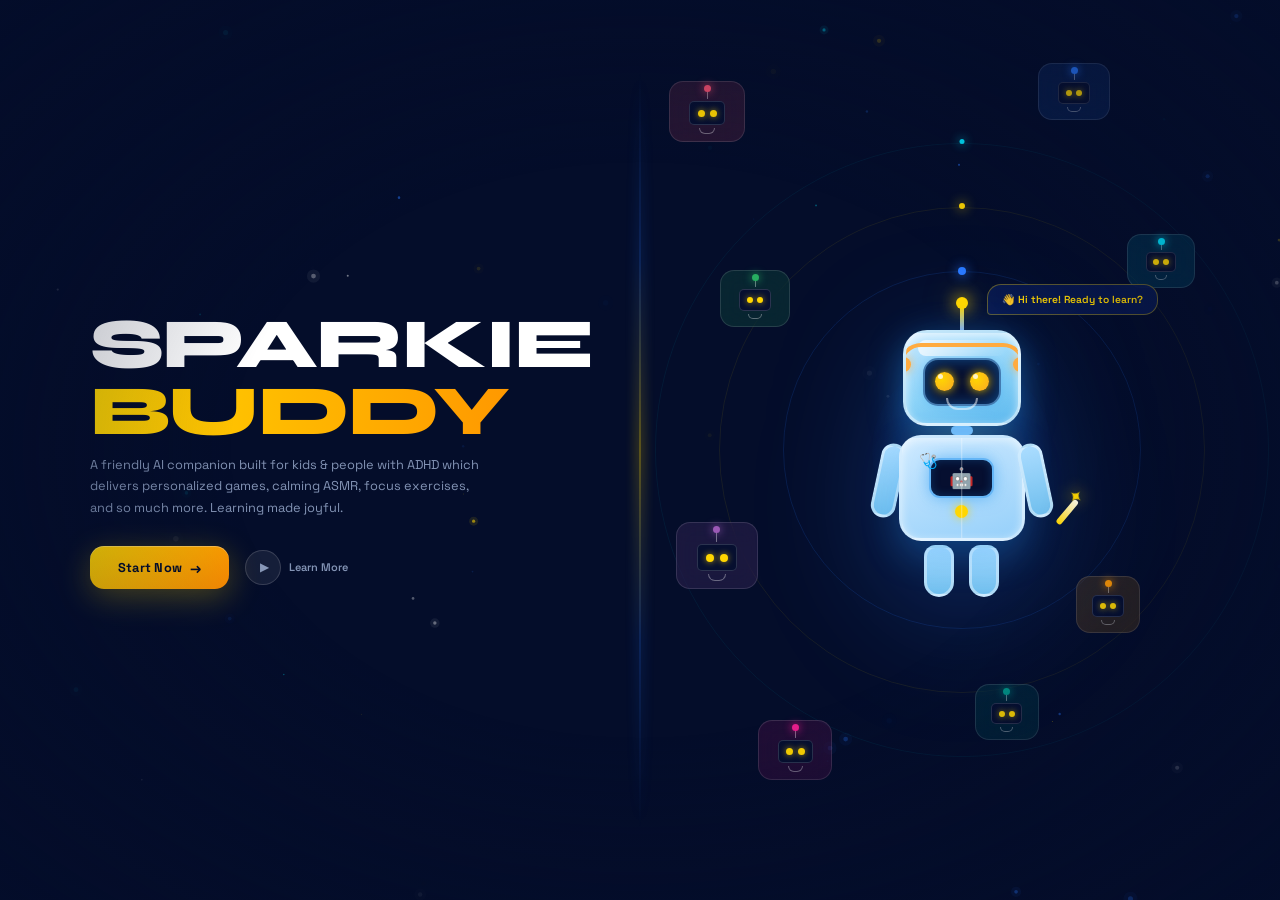
<file: index.html>
<!DOCTYPE html>
<html lang="en">

<head>
  <meta charset="UTF-8">
  <meta name="viewport" content="width=device-width, initial-scale=1.0, maximum-scale=1.0">
  <title>Sparkie Buddy – AI ADHD Companion</title>
  <link
    href="https://fonts.googleapis.com/css2?family=Space+Grotesk:wght@300;400;500;600;700&family=Syne:wght@700;800&family=Outfit:wght@300;400;500;600;700;800;900&display=swap"
    rel="stylesheet">
  <style>
    *,
    *::before,
    *::after {
      margin: 0;
      padding: 0;
      box-sizing: border-box;
    }

    :root {
      --yellow: #FFD600;
      --yellow-dim: rgba(255, 214, 0, 0.15);
      --yellow-glow: rgba(255, 214, 0, 0.35);
      --blue: #2979FF;
      --blue-light: #82B1FF;
      --teal: #00E5FF;
      --white: #FFFFFF;
      --navy: #040D2A;
      --navy-mid: #0A1A50;
      --navy-light: #122268;
      --text-muted: rgba(200, 220, 255, 0.65);
      --text-bright: rgba(220, 235, 255, 0.92);
    }

    html,
    body {
      width: 100%;
      height: 100%;
      background: var(--navy);
      font-family: 'Space Grotesk', sans-serif;
      overflow: hidden;
      color: var(--white);
    }

    /* ── CANVAS LAYER ── */
    #bgCanvas {
      position: fixed;
      inset: 0;
      z-index: 0;
      pointer-events: none;
    }

    /* ── SCENE ── */
    .scene {
      position: relative;
      width: 100vw;
      height: 100vh;
      display: grid;
      grid-template-columns: 1fr 1fr;
      z-index: 1;
      overflow: hidden;
    }

    /* ── LEFT PANEL ── */
    .left-panel {
      position: relative;
      display: flex;
      flex-direction: column;
      justify-content: center;
      padding: clamp(40px, 6vw, 100px) clamp(28px, 4vw, 72px) clamp(40px, 6vw, 100px) clamp(40px, 7vw, 120px);
      z-index: 10;
    }

    /* ── RIGHT PANEL ── */
    .right-panel {
      position: relative;
      display: flex;
      align-items: center;
      justify-content: center;
      overflow: hidden;
      z-index: 10;
    }

    /* ── DIVIDER GLOW ── */
    .divider {
      position: absolute;
      top: 8%;
      bottom: 8%;
      left: 50%;
      width: 1px;
      background: linear-gradient(to bottom, transparent, rgba(41, 121, 255, 0.3) 25%, rgba(255, 214, 0, 0.5) 50%, rgba(41, 121, 255, 0.3) 75%, transparent);
      z-index: 5;
      transform: translateX(-50%);
    }

    .divider::after {
      content: '';
      position: absolute;
      left: -3px;
      top: 0;
      bottom: 0;
      width: 7px;
      background: inherit;
      filter: blur(6px);
      opacity: 0.6;
    }

    /* ── TOP NAV ── */
    .topnav {
      position: absolute;
      top: clamp(16px, 2.5vh, 32px);
      left: clamp(16px, 2.5vw, 40px);
      right: clamp(16px, 2.5vw, 40px);
      display: flex;
      align-items: center;
      justify-content: space-between;
      z-index: 30;
      animation: fadeDown 0.7s cubic-bezier(0.22, 1, 0.36, 1) both;
    }

    .logo-mark {
      display: flex;
      align-items: center;
      gap: 10px;
    }

    .logo-icon {
      width: clamp(32px, 3.5vw, 46px);
      height: clamp(32px, 3.5vw, 46px);
      background: var(--navy-light);
      border: 1.5px solid rgba(255, 214, 0, 0.5);
      border-radius: 12px;
      display: flex;
      align-items: center;
      justify-content: center;
      font-size: clamp(16px, 1.8vw, 22px);
      box-shadow: 0 0 20px rgba(255, 214, 0, 0.2);
      position: relative;
      overflow: visible;
    }

    .logo-icon::after {
      content: '';
      position: absolute;
      top: -1px;
      right: -1px;
      width: 8px;
      height: 8px;
      background: var(--yellow);
      border-radius: 50%;
      box-shadow: 0 0 8px var(--yellow);
      animation: blink 2s ease-in-out infinite alternate;
    }

    .logo-words {
      display: flex;
      flex-direction: column;
      line-height: 1.1;
    }

    .logo-words .top {
      font-family: 'Syne', sans-serif;
      font-size: clamp(11px, 1.1vw, 15px);
      color: var(--white);
      letter-spacing: 0.04em;
    }

    .logo-words .bot {
      font-family: 'Syne', sans-serif;
      font-size: clamp(11px, 1.1vw, 15px);
      color: var(--yellow);
      letter-spacing: 0.04em;
    }

    .nav-pill {
      display: flex;
      align-items: center;
      gap: 6px;
      background: rgba(255, 255, 255, 0.05);
      border: 1px solid rgba(255, 255, 255, 0.12);
      border-radius: 100px;
      padding: 5px 14px;
      font-size: clamp(9px, 0.75vw, 12px);
      font-weight: 500;
      color: var(--text-muted);
      letter-spacing: 0.06em;
      text-transform: uppercase;
      backdrop-filter: blur(10px);
    }

    .nav-dot {
      width: 6px;
      height: 6px;
      background: #00E676;
      border-radius: 50%;
      box-shadow: 0 0 8px #00E676;
      animation: blink 1.6s ease-in-out infinite alternate;
    }

    /* ── LEFT CONTENT ── */
    .eyebrow {
      display: inline-flex;
      align-items: center;
      gap: 8px;
      background: linear-gradient(135deg, rgba(255, 214, 0, 0.12), rgba(255, 214, 0, 0.06));
      border: 1px solid rgba(255, 214, 0, 0.3);
      border-radius: 100px;
      padding: 5px 16px 5px 10px;
      font-size: clamp(9px, 0.7vw, 11px);
      font-weight: 600;
      color: var(--yellow);
      letter-spacing: 0.1em;
      text-transform: uppercase;
      margin-bottom: clamp(16px, 2.5vh, 28px);
      width: fit-content;
      animation: fadeUp 0.6s 0.2s cubic-bezier(0.22, 1, 0.36, 1) both;
    }

    .eyebrow-icon {
      width: 20px;
      height: 20px;
      background: rgba(255, 214, 0, 0.2);
      border-radius: 50%;
      display: flex;
      align-items: center;
      justify-content: center;
      font-size: 11px;
    }

    .headline {
      margin-bottom: clamp(6px, 1vh, 14px);
      animation: fadeUp 0.6s 0.35s cubic-bezier(0.22, 1, 0.36, 1) both;
    }

    .headline-line1 {
      font-family: 'Syne', sans-serif;
      font-size: clamp(36px, 5.5vw, 78px);
      font-weight: 800;
      color: var(--white);
      letter-spacing: -0.02em;
      line-height: 0.95;
      display: block;
    }

    .headline-line2 {
      font-family: 'Syne', sans-serif;
      font-size: clamp(36px, 5.5vw, 78px);
      font-weight: 800;
      background: linear-gradient(90deg, #FFD600, #FF8C00);
      -webkit-background-clip: text;
      -webkit-text-fill-color: transparent;
      background-clip: text;
      letter-spacing: -0.02em;
      line-height: 0.95;
      display: block;
      text-shadow: none;
    }

    .sub-tag {
      font-family: 'Outfit', sans-serif;
      font-size: clamp(9px, 0.65vw, 11px);
      font-weight: 700;
      letter-spacing: 0.14em;
      text-transform: uppercase;
      color: var(--blue-light);
      margin-bottom: clamp(10px, 1.8vh, 22px);
      animation: fadeUp 0.6s 0.45s cubic-bezier(0.22, 1, 0.36, 1) both;
    }

    .desc {
      font-family: 'Space Grotesk', sans-serif;
      font-size: clamp(12px, 1vw, 16px);
      font-weight: 400;
      color: var(--text-muted);
      line-height: 1.7;
      max-width: 400px;
      margin-bottom: clamp(18px, 3vh, 36px);
      animation: fadeUp 0.6s 0.55s cubic-bezier(0.22, 1, 0.36, 1) both;
    }

    /* ── FEATURE CHIPS ── */
    .chips {
      display: flex;
      flex-wrap: wrap;
      gap: clamp(5px, 0.6vw, 9px);
      margin-bottom: clamp(22px, 3.5vh, 44px);
      animation: fadeUp 0.6s 0.65s cubic-bezier(0.22, 1, 0.36, 1) both;
    }

    .chip {
      display: flex;
      align-items: center;
      gap: 6px;
      background: rgba(255, 255, 255, 0.05);
      border: 1px solid rgba(255, 255, 255, 0.1);
      border-radius: 100px;
      padding: clamp(4px, 0.5vh, 7px) clamp(10px, 1vw, 16px);
      font-size: clamp(9px, 0.72vw, 12px);
      font-weight: 600;
      color: var(--text-bright);
      backdrop-filter: blur(8px);
      transition: border-color 0.2s, background 0.2s, transform 0.2s;
      cursor: default;
    }

    .chip:hover {
      border-color: rgba(255, 214, 0, 0.35);
      background: rgba(255, 214, 0, 0.07);
      transform: translateY(-2px);
    }

    .chip-icon {
      font-size: clamp(11px, 1vw, 15px);
    }

    /* ── CTA ── */
    .cta-row {
      display: flex;
      align-items: center;
      gap: clamp(10px, 1.2vw, 18px);
      flex-wrap: wrap;
      animation: fadeUp 0.6s 0.75s cubic-bezier(0.22, 1, 0.36, 1) both;
    }

    .btn-primary {
      position: relative;
      display: inline-flex;
      align-items: center;
      gap: 8px;
      background: linear-gradient(135deg, #FFD600, #FF8C00);
      color: #040D2A;
      border: none;
      border-radius: 14px;
      padding: clamp(10px, 1.4vh, 16px) clamp(18px, 2.2vw, 32px);
      font-family: 'Space Grotesk', sans-serif;
      font-size: clamp(12px, 1vw, 15px);
      font-weight: 700;
      letter-spacing: 0.02em;
      cursor: pointer;
      text-decoration: none;
      overflow: hidden;
      box-shadow: 0 8px 32px rgba(255, 214, 0, 0.3), inset 0 1px 0 rgba(255, 255, 255, 0.3);
      transition: transform 0.2s, box-shadow 0.2s;
    }

    .btn-primary::before {
      content: '';
      position: absolute;
      inset: 0;
      background: linear-gradient(135deg, rgba(255, 255, 255, 0.25), transparent);
      opacity: 0;
      transition: opacity 0.2s;
    }

    .btn-primary:hover {
      transform: translateY(-3px) scale(1.02);
      box-shadow: 0 14px 40px rgba(255, 214, 0, 0.45), inset 0 1px 0 rgba(255, 255, 255, 0.3);
    }

    .btn-primary:hover::before {
      opacity: 1;
    }

    .btn-arrow {
      font-size: 1.1em;
    }

    .btn-ghost {
      display: inline-flex;
      align-items: center;
      gap: 8px;
      color: var(--text-muted);
      font-size: clamp(11px, 0.85vw, 14px);
      font-weight: 600;
      cursor: pointer;
      text-decoration: none;
      transition: color 0.2s;
    }

    .btn-ghost:hover {
      color: var(--white);
    }

    .play-ring {
      width: clamp(28px, 2.8vw, 38px);
      height: clamp(28px, 2.8vw, 38px);
      background: rgba(255, 255, 255, 0.07);
      border: 1.5px solid rgba(255, 255, 255, 0.15);
      border-radius: 50%;
      display: flex;
      align-items: center;
      justify-content: center;
      font-size: 11px;
      padding-left: 2px;
      flex-shrink: 0;
      transition: border-color 0.2s, background 0.2s;
    }

    .btn-ghost:hover .play-ring {
      border-color: rgba(255, 214, 0, 0.4);
      background: rgba(255, 214, 0, 0.08);
    }

    /* ── STATS ROW ── */
    .stats-row {
      display: flex;
      gap: clamp(16px, 2vw, 32px);
      margin-top: clamp(20px, 3.5vh, 48px);
      padding-top: clamp(16px, 2.5vh, 28px);
      border-top: 1px solid rgba(255, 255, 255, 0.07);
      animation: fadeUp 0.6s 0.88s cubic-bezier(0.22, 1, 0.36, 1) both;
    }

    .stat {
      display: flex;
      flex-direction: column;
      gap: 2px;
    }

    .stat-num {
      font-family: 'Syne', sans-serif;
      font-size: clamp(18px, 2.2vw, 30px);
      font-weight: 800;
      color: var(--white);
      line-height: 1;
    }

    .stat-num span {
      color: var(--yellow);
    }

    .stat-label {
      font-size: clamp(8px, 0.65vw, 11px);
      font-weight: 500;
      color: var(--text-muted);
      letter-spacing: 0.06em;
      text-transform: uppercase;
    }

    /* ══════════════════════════════
       ROBOT — RIGHT PANEL
    ══════════════════════════════ */
    .robot-world {
      position: relative;
      width: 100%;
      height: 100%;
      display: flex;
      align-items: center;
      justify-content: center;
    }

    /* Orbit rings */
    .orbit {
      position: absolute;
      border-radius: 50%;
      border: 1px solid;
      animation: spinOrbit linear infinite;
      pointer-events: none;
    }

    .orbit-1 {
      width: clamp(220px, 28vw, 380px);
      height: clamp(220px, 28vw, 380px);
      border-color: rgba(41, 121, 255, 0.15);
      animation-duration: 20s;
    }

    .orbit-2 {
      width: clamp(300px, 38vw, 520px);
      height: clamp(300px, 38vw, 520px);
      border-color: rgba(255, 214, 0, 0.08);
      animation-duration: 35s;
      animation-direction: reverse;
    }

    .orbit-3 {
      width: clamp(370px, 48vw, 640px);
      height: clamp(370px, 48vw, 640px);
      border-color: rgba(0, 229, 255, 0.06);
      animation-duration: 55s;
    }

    @keyframes spinOrbit {
      from {
        transform: rotate(0deg);
      }

      to {
        transform: rotate(360deg);
      }
    }

    /* Orbit dots */
    .orbit-dot {
      position: absolute;
      top: -5px;
      left: 50%;
      transform: translateX(-50%);
      width: 8px;
      height: 8px;
      border-radius: 50%;
    }

    .orbit-1 .orbit-dot {
      background: var(--blue);
      box-shadow: 0 0 12px var(--blue);
    }

    .orbit-2 .orbit-dot {
      background: var(--yellow);
      box-shadow: 0 0 12px var(--yellow);
      width: 6px;
      height: 6px;
    }

    .orbit-3 .orbit-dot {
      background: var(--teal);
      box-shadow: 0 0 10px var(--teal);
      width: 5px;
      height: 5px;
    }

    /* Floating mini-bot faces */
    .mini-bots {
      position: absolute;
      inset: 0;
      pointer-events: none;
    }

    .mbot {
      position: absolute;
      display: flex;
      flex-direction: column;
      align-items: center;
      border-radius: 14px;
      padding: 7px 9px;
      border: 1.5px solid rgba(255, 255, 255, 0.12);
      backdrop-filter: blur(12px);
      animation: mbotFloat ease-in-out infinite alternate;
    }

    .mbot-visor {
      border-radius: 5px;
      background: #060F30;
      border: 1px solid rgba(255, 255, 255, 0.15);
      display: flex;
      align-items: center;
      justify-content: center;
      gap: 4px;
      margin-bottom: 3px;
    }

    .mbot-eye {
      border-radius: 50%;
      background: var(--yellow);
      box-shadow: 0 0 6px rgba(255, 214, 0, 0.7);
      animation: eyeBlink 3.5s ease-in-out infinite;
    }

    .mbot-mouth {
      border: 1.5px solid rgba(255, 255, 255, 0.35);
      border-top: none;
      border-radius: 0 0 8px 8px;
    }

    .mbot-antenna {
      width: 1.5px;
      height: 10px;
      background: rgba(255, 255, 255, 0.4);
      margin-bottom: 2px;
      border-radius: 1px;
      position: relative;
    }

    .mbot-antenna::after {
      content: '';
      position: absolute;
      top: -4px;
      left: -3px;
      width: 7px;
      height: 7px;
      border-radius: 50%;
      animation: blink 1.5s ease-in-out infinite alternate;
    }

    /* individual mini-bots */
    .mb1 {
      width: clamp(54px, 6vw, 76px);
      top: 9%;
      left: 4%;
      animation-duration: 7s;
      animation-delay: 0s;
      background: rgba(231, 76, 107, 0.15);
    }

    .mb1 .mbot-antenna::after {
      background: #E74C6B;
      box-shadow: 0 0 8px #E74C6B;
    }

    .mb2 {
      width: clamp(48px, 5.5vw, 70px);
      top: 30%;
      left: 12%;
      animation-duration: 9s;
      animation-delay: 0.5s;
      background: rgba(39, 174, 96, 0.15);
    }

    .mb2 .mbot-antenna::after {
      background: #27AE60;
      box-shadow: 0 0 8px #27AE60;
    }

    .mb3 {
      width: clamp(58px, 6.5vw, 82px);
      top: 58%;
      left: 5%;
      animation-duration: 8s;
      animation-delay: 1s;
      background: rgba(155, 89, 182, 0.15);
    }

    .mb3 .mbot-antenna::after {
      background: #9B59B6;
      box-shadow: 0 0 8px #9B59B6;
    }

    .mb4 {
      width: clamp(50px, 5.8vw, 72px);
      top: 7%;
      left: 62%;
      animation-duration: 10s;
      animation-delay: 1.5s;
      background: rgba(41, 121, 255, 0.15);
    }

    .mb4 .mbot-antenna::after {
      background: var(--blue);
      box-shadow: 0 0 8px var(--blue);
    }

    .mb5 {
      width: clamp(48px, 5.5vw, 68px);
      top: 26%;
      left: 76%;
      animation-duration: 7.5s;
      animation-delay: 0.3s;
      background: rgba(0, 229, 255, 0.12);
    }

    .mb5 .mbot-antenna::after {
      background: var(--teal);
      box-shadow: 0 0 8px var(--teal);
    }

    .mb6 {
      width: clamp(46px, 5vw, 64px);
      top: 64%;
      left: 68%;
      animation-duration: 11s;
      animation-delay: 2s;
      background: rgba(255, 152, 0, 0.15);
    }

    .mb6 .mbot-antenna::after {
      background: #FF9800;
      box-shadow: 0 0 8px #FF9800;
    }

    .mb7 {
      width: clamp(52px, 5.8vw, 74px);
      top: 80%;
      left: 18%;
      animation-duration: 8.5s;
      animation-delay: 0.8s;
      background: rgba(233, 30, 140, 0.12);
    }

    .mb7 .mbot-antenna::after {
      background: #E91E8C;
      box-shadow: 0 0 8px #E91E8C;
    }

    .mb8 {
      width: clamp(46px, 5vw, 64px);
      top: 76%;
      left: 52%;
      animation-duration: 9.5s;
      animation-delay: 1.8s;
      background: rgba(0, 150, 136, 0.15);
    }

    .mb8 .mbot-antenna::after {
      background: #009688;
      box-shadow: 0 0 8px #009688;
    }

    @keyframes mbotFloat {
      from {
        transform: translateY(0) rotate(-1.5deg);
      }

      to {
        transform: translateY(-14px) rotate(1.5deg);
      }
    }

    /* ── MAIN ROBOT ── */
    .robot-stage {
      position: relative;
      z-index: 20;
      animation: mainBob 3.8s ease-in-out infinite;
    }

    @keyframes mainBob {

      0%,
      100% {
        transform: translateY(0);
      }

      50% {
        transform: translateY(-14px);
      }
    }

    .main-robot {
      display: flex;
      flex-direction: column;
      align-items: center;
      transform: scale(clamp(0.5, 0.55 + 3vw / 100, 1.1));
      transform-origin: center center;
      filter: drop-shadow(0 30px 60px rgba(41, 121, 255, 0.3));
    }

    /* Halo glow */
    .halo {
      position: absolute;
      width: 180px;
      height: 180px;
      border-radius: 50%;
      background: radial-gradient(circle, rgba(255, 214, 0, 0.18) 0%, rgba(41, 121, 255, 0.08) 50%, transparent 75%);
      top: 50%;
      left: 50%;
      transform: translate(-50%, -50%);
      animation: haloBreath 3s ease-in-out infinite alternate;
      pointer-events: none;
    }

    @keyframes haloBreath {
      from {
        transform: translate(-50%, -50%) scale(0.85);
        opacity: 0.6;
      }

      to {
        transform: translate(-50%, -50%) scale(1.2);
        opacity: 1;
      }
    }

    /* Antenna */
    .mr-antenna {
      width: 4px;
      height: 28px;
      background: linear-gradient(to top, var(--blue-light), var(--yellow));
      border-radius: 3px;
      margin-bottom: -2px;
      position: relative;
    }

    .mr-antenna::after {
      content: '';
      width: 12px;
      height: 12px;
      background: var(--yellow);
      border-radius: 50%;
      position: absolute;
      top: -7px;
      left: -4px;
      box-shadow: 0 0 16px var(--yellow), 0 0 32px rgba(255, 214, 0, 0.5);
      animation: blink 1.4s ease-in-out infinite alternate;
    }

    /* Head */
    .mr-head {
      width: 118px;
      height: 96px;
      background: linear-gradient(160deg, #C5E8FF 0%, #8DD4F8 55%, #5BB8EE 100%);
      border-radius: 24px;
      border: 3px solid rgba(255, 255, 255, 0.55);
      position: relative;
      box-shadow: 0 10px 35px rgba(33, 150, 243, 0.45), inset 0 3px 8px rgba(255, 255, 255, 0.65);
      display: flex;
      align-items: center;
      justify-content: center;
      overflow: hidden;
    }

    .mr-head::before {
      content: '';
      position: absolute;
      top: 7px;
      left: 12px;
      right: 12px;
      height: 16px;
      background: linear-gradient(90deg, rgba(255, 255, 255, 0.7), transparent);
      border-radius: 10px;
    }

    /* Headphones */
    .mr-phones {
      position: absolute;
      top: 10px;
      left: -7px;
      right: -7px;
      height: 22px;
      border: 4.5px solid #FFAB40;
      border-bottom: none;
      border-radius: 22px 22px 0 0;
    }

    .mr-phones::before,
    .mr-phones::after {
      content: '';
      position: absolute;
      bottom: -7px;
      width: 15px;
      height: 15px;
      background: #FFAB40;
      border-radius: 50%;
      box-shadow: 0 0 10px rgba(255, 171, 64, 0.7);
    }

    .mr-phones::before {
      left: -7px;
    }

    .mr-phones::after {
      right: -7px;
    }

    /* Visor */
    .mr-visor {
      width: 78px;
      height: 48px;
      background: #060F30;
      border-radius: 15px;
      border: 2.5px solid rgba(100, 181, 246, 0.65);
      display: flex;
      align-items: center;
      justify-content: center;
      gap: 16px;
      box-shadow: inset 0 0 16px rgba(33, 150, 243, 0.45), 0 0 12px rgba(33, 150, 243, 0.3);
      margin-top: 8px;
    }

    .mr-eye {
      width: 19px;
      height: 19px;
      background: radial-gradient(circle at 35% 35%, #FFD600, #F9A825);
      border-radius: 50%;
      box-shadow: 0 0 10px rgba(255, 214, 0, 0.85);
      animation: eyeBlink 4s ease-in-out infinite;
      position: relative;
    }

    .mr-eye::after {
      content: '';
      width: 5px;
      height: 5px;
      background: white;
      border-radius: 50%;
      position: absolute;
      top: 2px;
      left: 3px;
      opacity: 0.75;
    }

    .mr-eye:last-child {
      animation-delay: 0.4s;
    }

    .mr-smile {
      position: absolute;
      bottom: 13px;
      width: 32px;
      height: 12px;
      border: 2px solid rgba(255, 255, 255, 0.5);
      border-top: none;
      border-radius: 0 0 16px 16px;
    }

    /* Neck */
    .mr-neck {
      width: 22px;
      height: 9px;
      background: #90CAF9;
      border-radius: 5px;
    }

    /* Body + arms wrapper */
    .body-arms {
      position: relative;
      display: flex;
      align-items: flex-start;
      justify-content: center;
    }

    .mr-arm {
      width: 25px;
      height: 75px;
      background: linear-gradient(to bottom, #AADCFF, #70BFEE);
      border-radius: 13px;
      border: 3px solid rgba(255, 255, 255, 0.45);
      margin-top: 8px;
    }

    .mr-arm.left {
      transform: rotate(12deg);
      margin-right: -2px;
    }

    .mr-arm.right {
      transform: rotate(-12deg);
      margin-left: -2px;
      position: relative;
    }

    /* Wand on right arm */
    .mr-wand {
      position: absolute;
      right: -30px;
      bottom: -6px;
      width: 30px;
      height: 6px;
      background: linear-gradient(90deg, #FFD600, #fff);
      border-radius: 4px;
      transform: rotate(-38deg);
    }

    .mr-wand::after {
      content: '✦';
      position: absolute;
      right: -10px;
      top: -12px;
      font-size: 18px;
      color: var(--yellow);
      filter: drop-shadow(0 0 8px var(--yellow));
      animation: blink 1.2s ease-in-out infinite alternate;
    }

    .mr-body {
      width: 126px;
      height: 106px;
      background: linear-gradient(160deg, #CEEAFF 0%, #96D0FA 100%);
      border-radius: 22px;
      border: 3px solid rgba(255, 255, 255, 0.42);
      box-shadow: 0 14px 36px rgba(33, 150, 243, 0.28), inset 0 2px 8px rgba(255, 255, 255, 0.55);
      display: flex;
      align-items: center;
      justify-content: center;
      flex-direction: column;
      gap: 7px;
      position: relative;
    }

    .mr-body::before {
      content: '';
      position: absolute;
      top: 0;
      left: 50%;
      transform: translateX(-50%);
      width: 1.5px;
      height: 100%;
      background: rgba(255, 255, 255, 0.38);
    }

    .mr-body::after {
      content: '🩺';
      position: absolute;
      top: 13px;
      left: 17px;
      font-size: 15px;
    }

    .mr-chest {
      width: 65px;
      height: 40px;
      background: #060F30;
      border-radius: 11px;
      border: 2.5px solid #64B5F6;
      display: flex;
      align-items: center;
      justify-content: center;
      font-size: 20px;
      box-shadow: 0 0 16px rgba(33, 150, 243, 0.55), inset 0 0 10px rgba(33, 150, 243, 0.25);
      animation: chestGlow 2.2s ease-in-out infinite alternate;
    }

    @keyframes chestGlow {
      from {
        box-shadow: 0 0 10px rgba(33, 150, 243, 0.45);
      }

      to {
        box-shadow: 0 0 28px rgba(33, 150, 243, 0.8), 0 0 50px rgba(255, 214, 0, 0.18);
      }
    }

    .mr-badge {
      width: 13px;
      height: 13px;
      background: var(--yellow);
      border-radius: 50%;
      box-shadow: 0 0 10px rgba(255, 214, 0, 0.8);
      animation: blink 2s ease-in-out infinite alternate;
    }

    /* Legs */
    .mr-legs {
      display: flex;
      gap: 15px;
      margin-top: 4px;
    }

    .mr-leg {
      width: 30px;
      height: 52px;
      background: linear-gradient(to bottom, #AADCFF, #70BFEE);
      border-radius: 13px 13px 17px 17px;
      border: 3px solid rgba(255, 255, 255, 0.42);
    }

    /* Tooltip bubble */
    .robot-bubble {
      position: absolute;
      top: -20px;
      right: -110px;
      background: rgba(10, 26, 80, 0.85);
      border: 1px solid rgba(255, 214, 0, 0.35);
      border-radius: 14px 14px 14px 4px;
      padding: 8px 14px;
      font-size: clamp(10px, 0.8vw, 13px);
      font-weight: 600;
      color: var(--yellow);
      white-space: nowrap;
      backdrop-filter: blur(12px);
      animation: bubbleFloat 4s ease-in-out infinite;
    }

    .robot-bubble::before {
      content: '👋 ';
    }

    @keyframes bubbleFloat {

      0%,
      100% {
        transform: translateY(0);
      }

      50% {
        transform: translateY(-8px);
      }
    }

    /* ── BOTTOM BAR ── */
    .bottom-bar {
      position: absolute;
      bottom: 0;
      left: 0;
      height: 3px;
      background: linear-gradient(90deg, var(--teal), var(--blue), var(--yellow), var(--blue), var(--teal));
      background-size: 300% 100%;
      animation: barShimmer 4s linear infinite;
      border-radius: 0 2px 0 0;
      z-index: 50;
    }

    @keyframes barShimmer {
      from {
        background-position: 0% 0%;
        width: 30%;
      }

      to {
        background-position: 300% 0%;
        width: 88%;
      }
    }

    /* ── VIGNETTE ── */
    .vignette {
      position: fixed;
      inset: 0;
      background: radial-gradient(ellipse at center, transparent 45%, rgba(4, 13, 42, 0.6) 100%);
      pointer-events: none;
      z-index: 2;
    }

    /* ── ANIMATIONS ── */
    @keyframes eyeBlink {

      0%,
      82%,
      100% {
        transform: scaleY(1);
      }

      87% {
        transform: scaleY(0.06);
      }
    }

    @keyframes blink {
      from {
        opacity: 0.4;
        transform: scale(0.9);
      }

      to {
        opacity: 1;
        transform: scale(1.1);
      }
    }

    @keyframes fadeUp {
      from {
        opacity: 0;
        transform: translateY(22px);
      }

      to {
        opacity: 1;
        transform: translateY(0);
      }
    }

    @keyframes fadeDown {
      from {
        opacity: 0;
        transform: translateY(-16px);
      }

      to {
        opacity: 1;
        transform: translateY(0);
      }
    }

    /* ── PAGE TRANSITION ── */
    .page-transition {
      position: fixed;
      inset: 0;
      background: var(--navy);
      z-index: 1000;
      opacity: 0;
      pointer-events: none;
      transition: opacity 0.45s ease;
    }

    .page-transition.active {
      opacity: 1;
      pointer-events: all;
    }

    /* ══════════════════
      RESPONSIVE
    ══════════════════ */
    @media (max-width: 900px) {

      html,
      body {
        overflow: auto;
      }

      .scene {
        grid-template-columns: 1fr;
        grid-template-rows: auto 1fr;
        height: auto;
        min-height: 100vh;
      }

      .left-panel {
        padding: clamp(90px, 14vh, 120px) clamp(22px, 5vw, 48px) clamp(28px, 4vh, 44px);
        align-items: center;
        text-align: center;
      }

      .desc {
        max-width: 520px;
      }

      .chips {
        justify-content: center;
      }

      .cta-row {
        justify-content: center;
      }

      .stats-row {
        justify-content: center;
      }

      .right-panel {
        min-height: 50vw;
      }

      .divider {
        display: none;
      }

      .mb3,
      .mb7,
      .mb8 {
        display: none;
      }
    }

    @media (max-width: 600px) {
      .left-panel {
        padding-top: clamp(70px, 10vh, 96px);
      }

      .right-panel {
        min-height: 55vw;
      }

      .headline-line1,
      .headline-line2 {
        font-size: clamp(32px, 10vw, 52px);
      }

      .mb2,
      .mb5,
      .mb6 {
        display: none;
      }

      .robot-bubble {
        display: none;
      }

      .stats-row {
        gap: 20px;
      }
    }

    @media (max-width: 400px) {

      .headline-line1,
      .headline-line2 {
        font-size: 28px;
      }

      .main-robot {
        transform: scale(0.48);
      }
    }

    @media (min-width: 1600px) {
      .main-robot {
        transform: scale(1.15);
      }
    }

    @media (max-height: 500px) and (orientation: landscape) {

      html,
      body {
        overflow: auto;
      }

      .scene {
        grid-template-columns: 1fr 1fr;
        height: auto;
        min-height: 100vh;
      }

      .left-panel {
        padding-top: clamp(60px, 9vh, 80px);
      }

      .desc {
        display: none;
      }

      .main-robot {
        transform: scale(0.5);
      }
    }
  </style>
</head>

<body>

  <div class="page-transition" id="pageTransition"></div>
  <canvas id="bgCanvas"></canvas>
  <div class="vignette"></div>

  <div class="scene">

    <!-- LEFT PANEL -->
    <div class="left-panel">

      <div class="headline">
        <span class="headline-line1">SPARKIE</span>
        <span class="headline-line2">BUDDY</span>
      </div>


      <p class="desc">
        A friendly AI companion built for kids &amp; people with ADHD which delivers personalized games, calming ASMR,
        focus exercises, and so much more. Learning made joyful.
      </p>

      <div class="cta-row">
        <a href="home.html" class="btn-primary" id="enterBtn">
          Start Now <span class="btn-arrow">→</span>
        </a>
        <a href="about.html" class="btn-ghost">
          <div class="play-ring">▶</div>
          Learn More
        </a>
      </div>

    </div>

    <!-- DIVIDER -->
    <div class="divider"></div>

    <!-- RIGHT PANEL -->
    <div class="right-panel">
      <div class="robot-world">

        <!-- Orbit rings -->
        <div class="orbit orbit-1">
          <div class="orbit-dot"></div>
        </div>
        <div class="orbit orbit-2">
          <div class="orbit-dot"></div>
        </div>
        <div class="orbit orbit-3">
          <div class="orbit-dot"></div>
        </div>

        <!-- Mini bots -->
        <div class="mini-bots">

          <div class="mbot mb1">
            <div class="mbot-antenna" style="height:10px;"></div>
            <div class="mbot-visor" style="width:36px;height:24px;gap:5px;">
              <div class="mbot-eye" style="width:7px;height:7px;"></div>
              <div class="mbot-eye" style="width:7px;height:7px;animation-delay:.3s;"></div>
            </div>
            <div class="mbot-mouth" style="width:16px;height:6px;"></div>
          </div>

          <div class="mbot mb2">
            <div class="mbot-antenna" style="height:9px;"></div>
            <div class="mbot-visor" style="width:32px;height:22px;gap:4px;">
              <div class="mbot-eye" style="width:6px;height:6px;animation-delay:.5s;"></div>
              <div class="mbot-eye" style="width:6px;height:6px;animation-delay:.8s;"></div>
            </div>
            <div class="mbot-mouth" style="width:14px;height:5px;"></div>
          </div>

          <div class="mbot mb3">
            <div class="mbot-antenna" style="height:12px;"></div>
            <div class="mbot-visor" style="width:40px;height:27px;gap:6px;">
              <div class="mbot-eye" style="width:8px;height:8px;animation-delay:.7s;"></div>
              <div class="mbot-eye" style="width:8px;height:8px;animation-delay:1.1s;"></div>
            </div>
            <div class="mbot-mouth" style="width:18px;height:7px;"></div>
          </div>

          <div class="mbot mb4">
            <div class="mbot-antenna" style="height:9px;"></div>
            <div class="mbot-visor" style="width:32px;height:22px;gap:4px;">
              <div class="mbot-eye" style="width:6px;height:6px;animation-delay:.2s;"></div>
              <div class="mbot-eye" style="width:6px;height:6px;animation-delay:1.4s;"></div>
            </div>
            <div class="mbot-mouth" style="width:14px;height:5px;"></div>
          </div>

          <div class="mbot mb5">
            <div class="mbot-antenna" style="height:8px;"></div>
            <div class="mbot-visor" style="width:30px;height:20px;gap:4px;">
              <div class="mbot-eye" style="width:6px;height:6px;animation-delay:1s;"></div>
              <div class="mbot-eye" style="width:6px;height:6px;animation-delay:.4s;"></div>
            </div>
            <div class="mbot-mouth" style="width:12px;height:5px;"></div>
          </div>

          <div class="mbot mb6">
            <div class="mbot-antenna" style="height:9px;"></div>
            <div class="mbot-visor" style="width:32px;height:22px;gap:4px;">
              <div class="mbot-eye" style="width:6px;height:6px;animation-delay:.6s;"></div>
              <div class="mbot-eye" style="width:6px;height:6px;animation-delay:1.8s;"></div>
            </div>
            <div class="mbot-mouth" style="width:14px;height:5px;"></div>
          </div>

          <div class="mbot mb7">
            <div class="mbot-antenna" style="height:10px;"></div>
            <div class="mbot-visor" style="width:35px;height:23px;gap:5px;">
              <div class="mbot-eye" style="width:7px;height:7px;animation-delay:2s;"></div>
              <div class="mbot-eye" style="width:7px;height:7px;animation-delay:.5s;"></div>
            </div>
            <div class="mbot-mouth" style="width:15px;height:6px;"></div>
          </div>

          <div class="mbot mb8">
            <div class="mbot-antenna" style="height:9px;"></div>
            <div class="mbot-visor" style="width:31px;height:21px;gap:4px;">
              <div class="mbot-eye" style="width:6px;height:6px;animation-delay:1.6s;"></div>
              <div class="mbot-eye" style="width:6px;height:6px;animation-delay:.9s;"></div>
            </div>
            <div class="mbot-mouth" style="width:13px;height:5px;"></div>
          </div>

        </div>

        <!-- MAIN ROBOT -->
        <div class="robot-stage">
          <div class="halo"></div>

          <div class="robot-bubble">Hi there! Ready to learn?</div>

          <div class="main-robot">
            <div class="mr-antenna"></div>
            <div class="mr-head">
              <div class="mr-phones"></div>
              <div class="mr-visor">
                <div class="mr-eye"></div>
                <div class="mr-eye"></div>
              </div>
              <div class="mr-smile"></div>
            </div>
            <div class="mr-neck"></div>
            <div class="body-arms">
              <div class="mr-arm left"></div>
              <div class="mr-body">
                <div class="mr-chest">🤖</div>
                <div class="mr-badge"></div>
              </div>
              <div class="mr-arm right">
                <div class="mr-wand"></div>
              </div>
            </div>
            <div class="mr-legs">
              <div class="mr-leg"></div>
              <div class="mr-leg"></div>
            </div>
          </div>
        </div>

      </div>
    </div>

  </div>

  <div class="bottom-bar"></div>

  <script>
    /* ── Particle canvas ── */
    (function () {
      const canvas = document.getElementById('bgCanvas');
      const ctx = canvas.getContext('2d');
      let W, H, particles = [];

      function resize() {
        W = canvas.width = window.innerWidth;
        H = canvas.height = window.innerHeight;
      }
      resize();
      window.addEventListener('resize', resize);

      const colors = ['rgba(255,214,0,', 'rgba(41,121,255,', 'rgba(0,229,255,', 'rgba(255,255,255,'];

      for (let i = 0; i < 65; i++) {
        particles.push({
          x: Math.random() * window.innerWidth,
          y: Math.random() * window.innerHeight,
          r: Math.random() * 2.4 + 0.4,
          dx: (Math.random() - 0.5) * 0.3,
          dy: (Math.random() - 0.5) * 0.3,
          color: colors[Math.floor(Math.random() * colors.length)],
          alpha: Math.random() * 0.6 + 0.1,
          pulse: Math.random() * Math.PI * 2
        });
      }

      function draw() {
        ctx.clearRect(0, 0, W, H);
        const now = Date.now() / 1000;

        particles.forEach(p => {
          p.x += p.dx; p.y += p.dy;
          if (p.x < 0) p.x = W; if (p.x > W) p.x = 0;
          if (p.y < 0) p.y = H; if (p.y > H) p.y = 0;
          p.pulse += 0.025;
          const a = p.alpha * (0.5 + 0.5 * Math.sin(p.pulse));
          ctx.beginPath();
          ctx.arc(p.x, p.y, p.r, 0, Math.PI * 2);
          ctx.fillStyle = p.color + a + ')';
          ctx.fill();
          /* subtle glow for big particles */
          if (p.r > 1.5) {
            ctx.beginPath();
            ctx.arc(p.x, p.y, p.r * 2.8, 0, Math.PI * 2);
            ctx.fillStyle = p.color + (a * 0.18) + ')';
            ctx.fill();
          }
        });

        requestAnimationFrame(draw);
      }
      draw();
    })();

    /* ── Page transition ── */
    document.getElementById('enterBtn').addEventListener('click', function (e) {
      e.preventDefault();
      const overlay = document.getElementById('pageTransition');
      overlay.classList.add('active');
      const href = this.href;
      setTimeout(() => { window.location.href = href; }, 450);
    });
  </script>
</body>

</html>
</file>
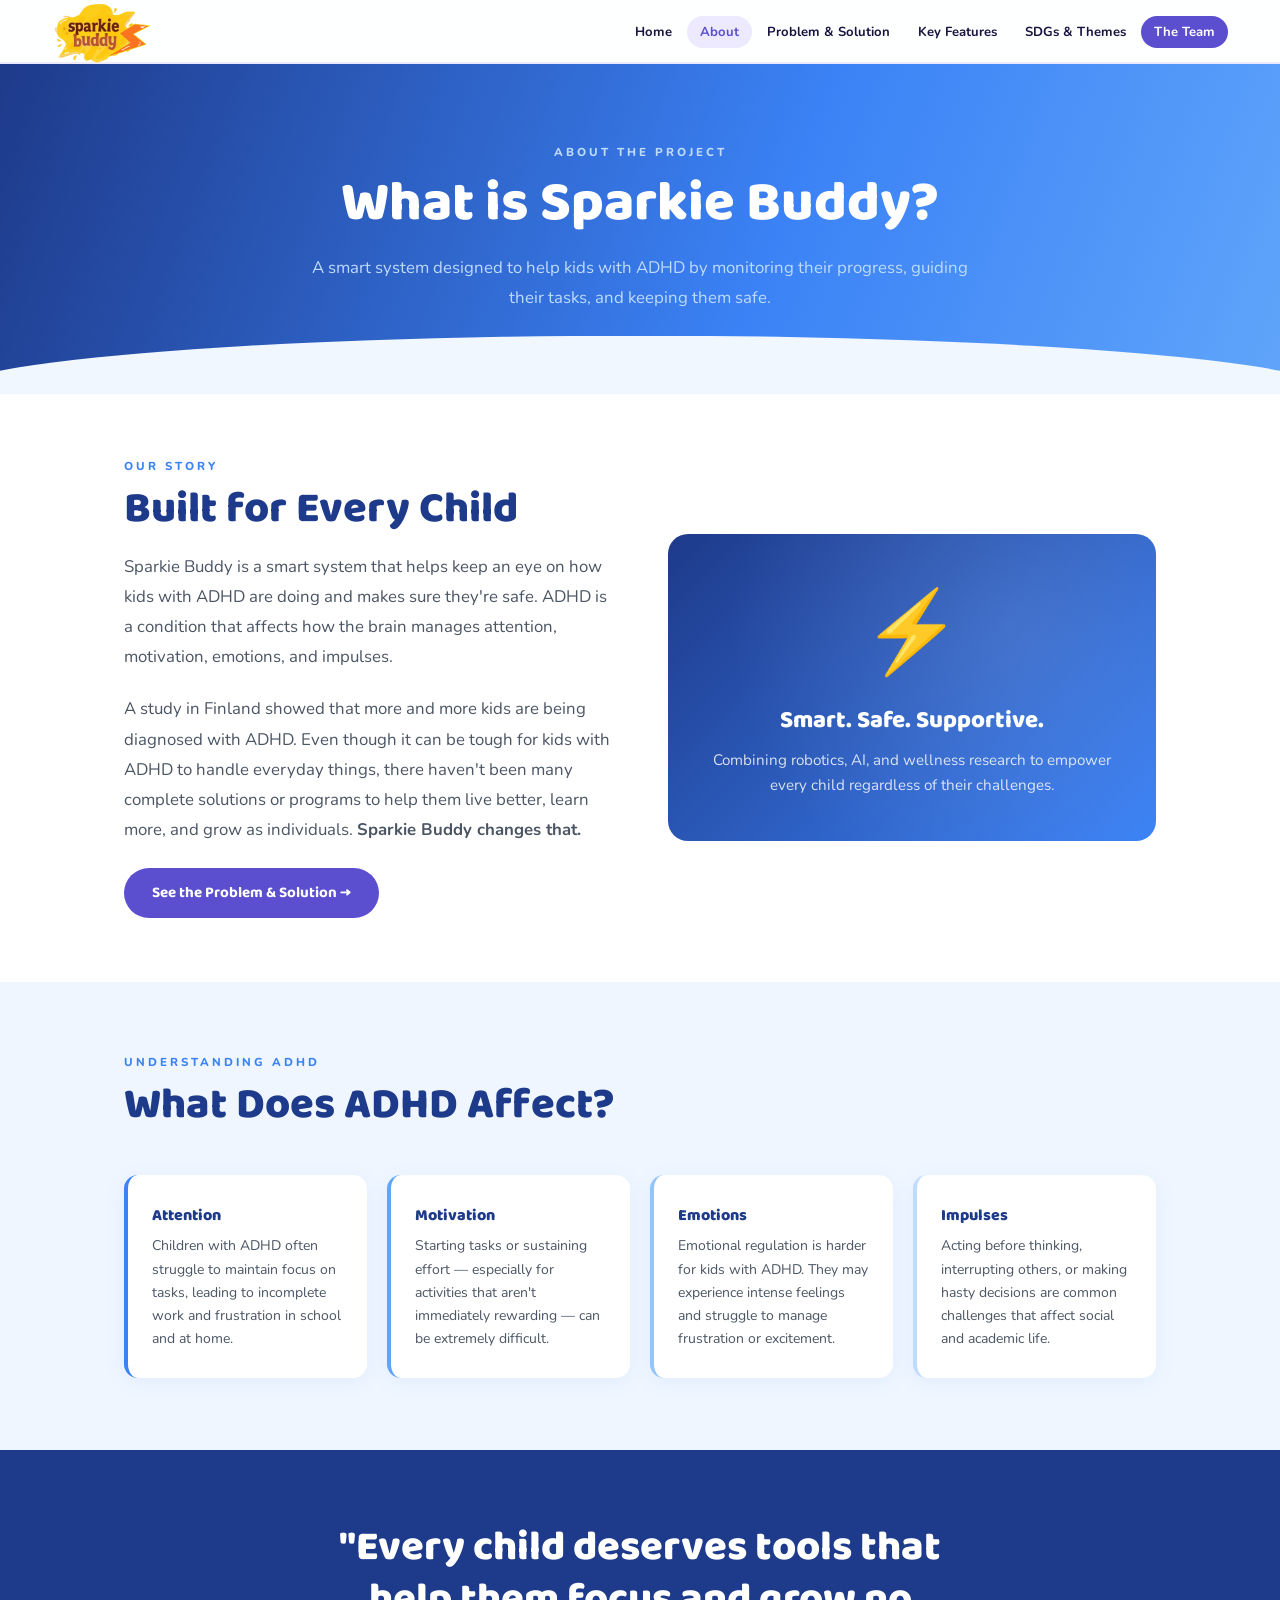
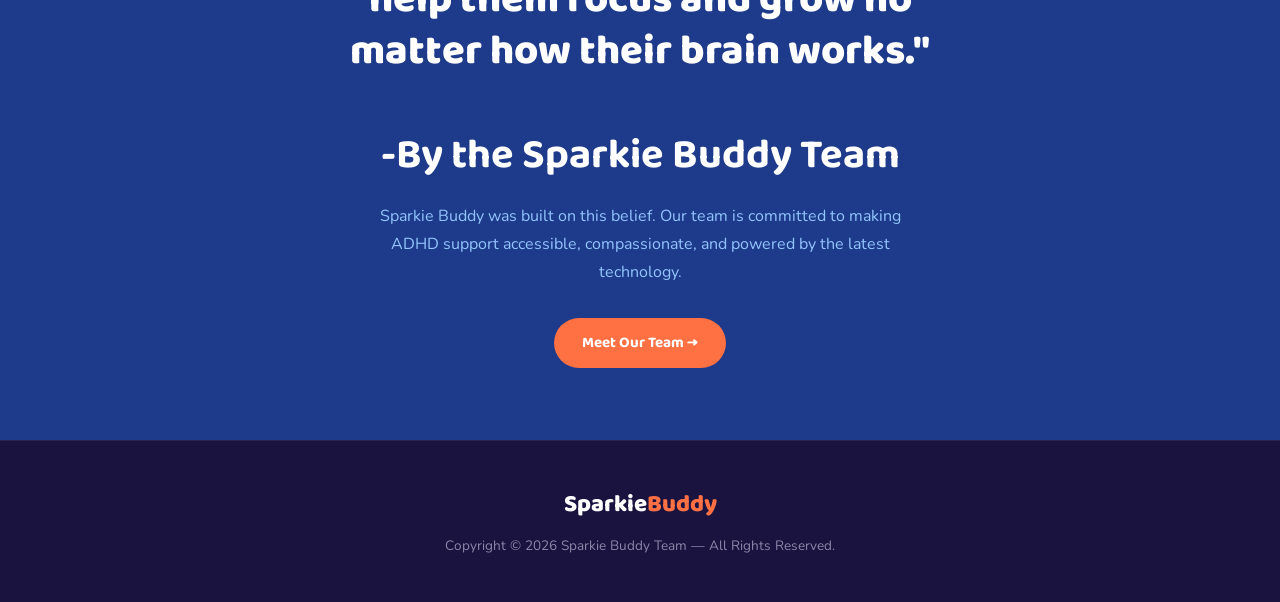
<file: about.html>
<!DOCTYPE html>
<html lang="en">
<head>
  <meta charset="UTF-8"/>
  <meta name="viewport" content="width=device-width, initial-scale=1.0"/>
  <title>About – Sparkie Buddy</title>
  <link rel="stylesheet" href="base.css"/>
  <link rel="stylesheet" href="about.css"/>
</head>
<body>

<nav>
  <a href="index.html" class="nav-logo"><img src="image.png" alt="Sparkie Buddy Logo" style="width: 100px; height: auto;"></a>
  <button class="nav-hamburger" id="navToggle" aria-label="Toggle navigation">
    <span></span><span></span><span></span>
  </button>
  <ul class="nav-links" id="navLinks">
    <li><a href="home.html">Home</a></li>
    <li><a href="about.html" class="active">About</a></li>
    <li><a href="problem-solution.html">Problem & Solution</a></li>
    <li><a href="features.html">Key Features</a></li>
    <li><a href="sdgs.html">SDGs & Themes</a></li>
    <li><a href="team.html" class="nav-cta">The Team</a></li>
  </ul>
</nav>

<div class="page-hero">
  <div class="container">
    <span class="section-label">About the Project</span>
    <h1 class="section-title">What is Sparkie Buddy?</h1>
    <p class="section-body">A smart system designed to help kids with ADHD by monitoring their progress, guiding their tasks, and keeping them safe.</p>
  </div>
</div>

<section class="intro-strip">
  <div class="container">
    <div class="intro-grid">
      <div>
        <span class="section-label">Our Story</span>
        <h2 class="section-title">Built for Every Child</h2>
        <p class="section-body">
          Sparkie Buddy is a smart system that helps keep an eye on how kids with ADHD are doing and makes sure they're safe. ADHD is a condition that affects how the brain manages attention, motivation, emotions, and impulses.
        </p>
        <br/>
        <p class="section-body">
          A study in Finland showed that more and more kids are being diagnosed with ADHD. Even though it can be tough for kids with ADHD to handle everyday things, there haven't been many complete solutions or programs to help them live better, learn more, and grow as individuals. <strong>Sparkie Buddy changes that.</strong>
        </p>
        <br/>
        <a href="problem-solution.html" class="btn btn-purple">See the Problem & Solution →</a>
      </div>
      <div class="intro-visual">
        <span class="big-emoji">⚡</span>
        <h3>Smart. Safe. Supportive.</h3>
        <p>Combining robotics, AI, and wellness research to empower every child regardless of their challenges.</p>
      </div>
    </div>
  </div>
</section>

<section class="adhd-section">
  <div class="container">
    <span class="section-label">Understanding ADHD</span>
    <h2 class="section-title">What Does ADHD Affect?</h2>
    <div class="adhd-cards">
      <div class="adhd-card">
        <h4>Attention</h4>
        <p>Children with ADHD often struggle to maintain focus on tasks, leading to incomplete work and frustration in school and at home.</p>
      </div>
      <div class="adhd-card">
        <h4>Motivation</h4>
        <p>Starting tasks or sustaining effort — especially for activities that aren't immediately rewarding — can be extremely difficult.</p>
      </div>
      <div class="adhd-card">
        <h4>Emotions</h4>
        <p>Emotional regulation is harder for kids with ADHD. They may experience intense feelings and struggle to manage frustration or excitement.</p>
      </div>
      <div class="adhd-card">

        <h4>Impulses</h4>
        <p>Acting before thinking, interrupting others, or making hasty decisions are common challenges that affect social and academic life.</p>
      </div>
    </div>
  </div>
</section>

<section class="mission-banner">
  <div class="container">
    <h2>"Every child deserves tools that help them focus and grow no matter how their brain works." <br><br><strong>-By the Sparkie Buddy Team</strong></h2>
    <p>Sparkie Buddy was built on this belief. Our team is committed to making ADHD support accessible, compassionate, and powered by the latest technology.</p>
    <a href="team.html" class="btn btn-primary">Meet Our Team →</a>
  </div>
</section>

<footer>
  <span class="footer-logo">Sparkie<span>Buddy</span></span>
  <p style="margin-top:10px;">Copyright © 2026 Sparkie Buddy Team — All Rights Reserved.</p>
</footer>

<script>
  var toggle = document.getElementById("navToggle");
  var links = document.getElementById("navLinks");
  if (toggle) {
    toggle.addEventListener("click", function() {
      toggle.classList.toggle("open");
      links.classList.toggle("open");
    });

    links.querySelectorAll("a").forEach(function(a) {
      a.addEventListener("click", function() {
        toggle.classList.remove("open");
        links.classList.remove("open");
      });
    });
  }
</script>
</body>
</html>
</file>
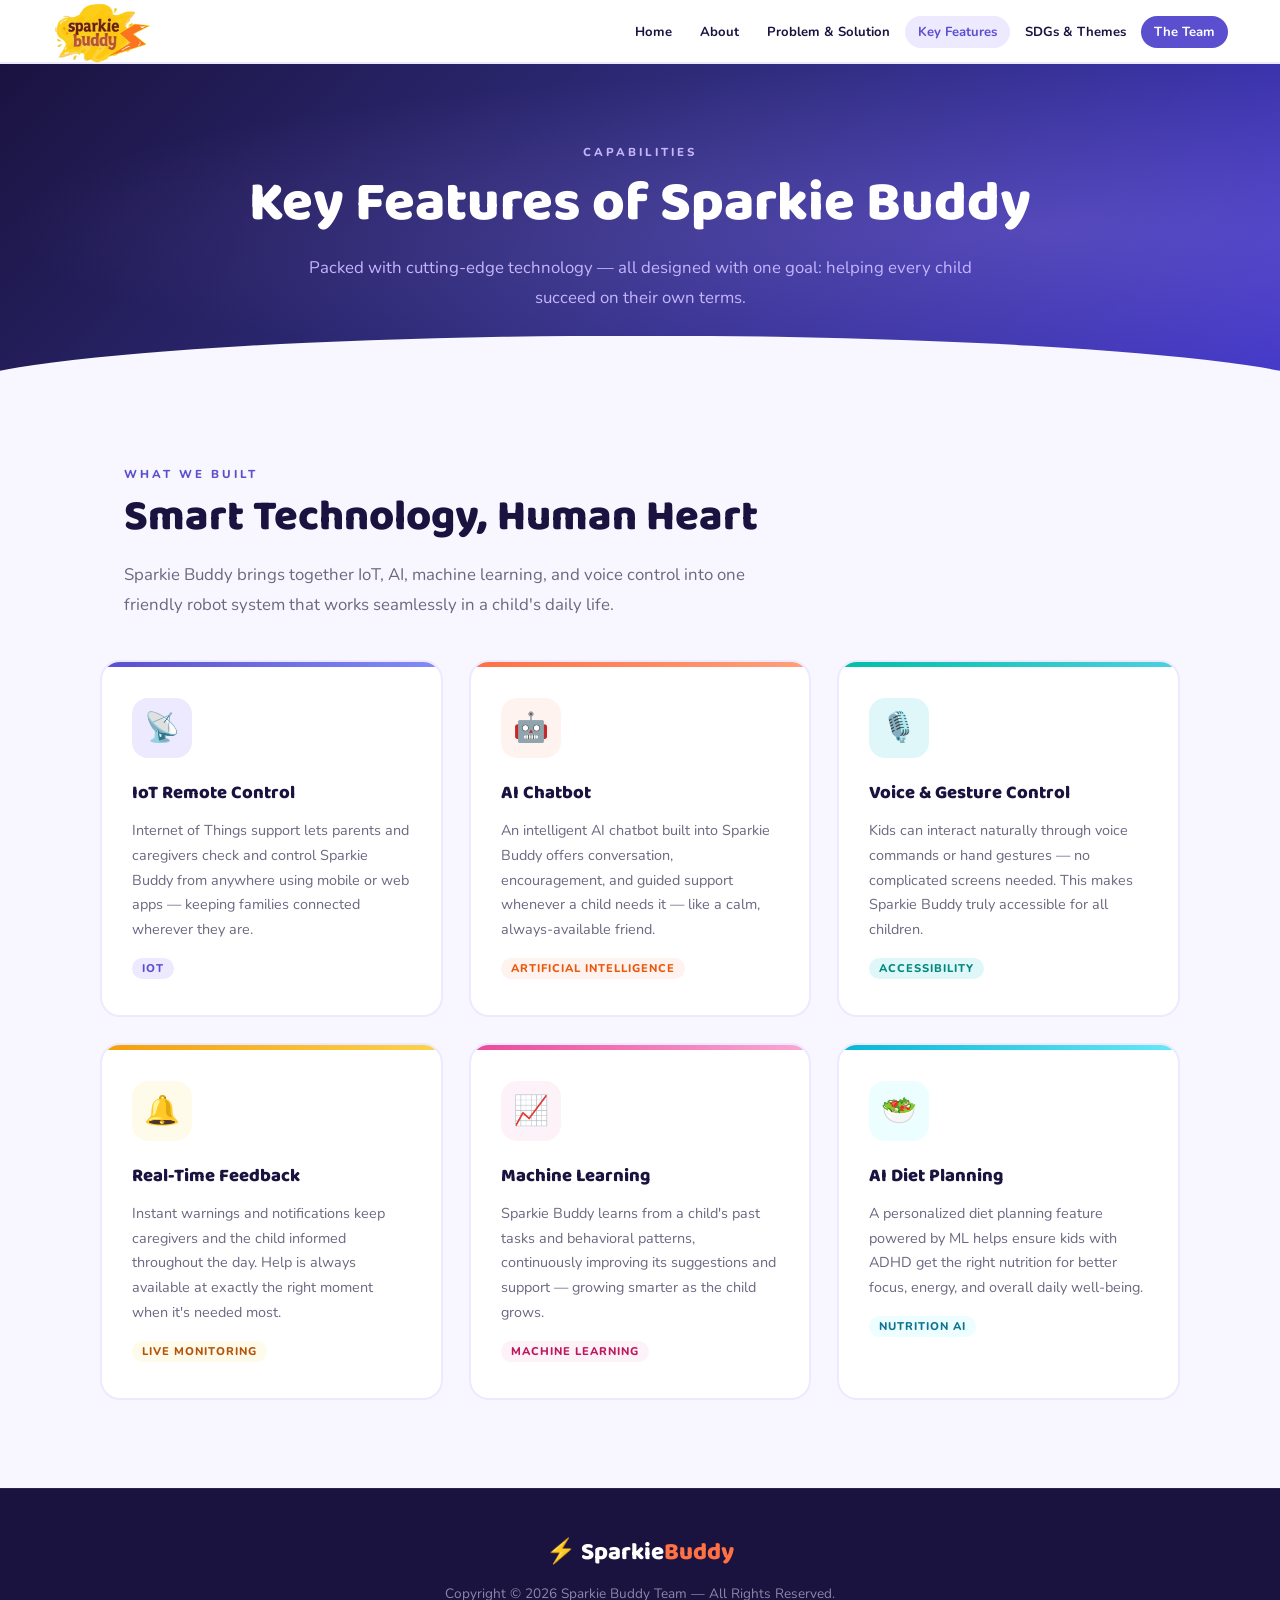
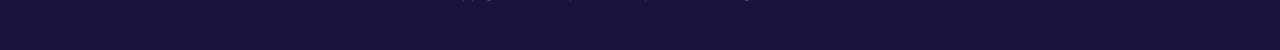
<file: features.html>
<!DOCTYPE html>
<html lang="en">
<head>
  <meta charset="UTF-8"/>
  <meta name="viewport" content="width=device-width, initial-scale=1.0"/>
  <title>Key Features – Sparkie Buddy</title>
  <link rel="stylesheet" href="base.css"/>
  <link rel="stylesheet" href="features.css"/>
</head>
<body>

<nav>
  <a href="index.html" class="nav-logo"><img src="image.png" alt="Sparkie Buddy Logo" style="width: 100px; height: auto;"></a>
  <button class="nav-hamburger" id="navToggle" aria-label="Toggle navigation">
    <span></span><span></span><span></span>
  </button>
  <ul class="nav-links" id="navLinks">
    <li><a href="home.html">Home</a></li>
    <li><a href="about.html">About</a></li>
    <li><a href="problem-solution.html">Problem & Solution</a></li>
    <li><a href="features.html" class="active">Key Features</a></li>
    <li><a href="sdgs.html">SDGs & Themes</a></li>
    <li><a href="team.html" class="nav-cta">The Team</a></li>
  </ul>
</nav>

<!-- HERO -->
<div class="page-hero">
  <div class="container">
    <span class="section-label">Capabilities</span>
    <h1 class="section-title">Key Features of Sparkie Buddy</h1>
    <p class="section-body">Packed with cutting-edge technology — all designed with one goal: helping every child succeed on their own terms.</p>
  </div>
</div>

<!-- INTRO -->
<div class="features-intro">
  <div class="container">
    <span class="section-label">What We Built</span>
    <h2 class="section-title">Smart Technology, Human Heart</h2>
    <p class="section-body">Sparkie Buddy brings together IoT, AI, machine learning, and voice control into one friendly robot system that works seamlessly in a child's daily life.</p>
  </div>
</div>

<!-- FEATURES GRID -->
<div class="features-section">
  <div class="features-grid">

    <div class="f-card c1">
      <div class="f-icon-wrap">📡</div>
      <h3>IoT Remote Control</h3>
      <p>Internet of Things support lets parents and caregivers check and control Sparkie Buddy from anywhere using mobile or web apps — keeping families connected wherever they are.</p>
      <span class="f-tag">IoT</span>
    </div>

    <div class="f-card c2">
      <div class="f-icon-wrap">🤖</div>
      <h3>AI Chatbot</h3>
      <p>An intelligent AI chatbot built into Sparkie Buddy offers conversation, encouragement, and guided support whenever a child needs it — like a calm, always-available friend.</p>
      <span class="f-tag">Artificial Intelligence</span>
    </div>

    <div class="f-card c3">
      <div class="f-icon-wrap">🎙️</div>
      <h3>Voice & Gesture Control</h3>
      <p>Kids can interact naturally through voice commands or hand gestures — no complicated screens needed. This makes Sparkie Buddy truly accessible for all children.</p>
      <span class="f-tag">Accessibility</span>
    </div>

    <div class="f-card c4">
      <div class="f-icon-wrap">🔔</div>
      <h3>Real-Time Feedback</h3>
      <p>Instant warnings and notifications keep caregivers and the child informed throughout the day. Help is always available at exactly the right moment when it's needed most.</p>
      <span class="f-tag">Live Monitoring</span>
    </div>

    <div class="f-card c5">
      <div class="f-icon-wrap">📈</div>
      <h3>Machine Learning</h3>
      <p>Sparkie Buddy learns from a child's past tasks and behavioral patterns, continuously improving its suggestions and support — growing smarter as the child grows.</p>
      <span class="f-tag">Machine Learning</span>
    </div>

    <div class="f-card c6">
      <div class="f-icon-wrap">🥗</div>
      <h3>AI Diet Planning</h3>
      <p>A personalized diet planning feature powered by ML helps ensure kids with ADHD get the right nutrition for better focus, energy, and overall daily well-being.</p>
      <span class="f-tag">Nutrition AI</span>
    </div>

  </div>
</div>


<footer>
  <span class="footer-logo">⚡ Sparkie<span>Buddy</span></span>
  <p style="margin-top:10px;">Copyright © 2026 Sparkie Buddy Team — All Rights Reserved.</p>
</footer>

<script>
  var toggle = document.getElementById("navToggle");
  var links = document.getElementById("navLinks");
  if (toggle) {
    toggle.addEventListener("click", function() {
      toggle.classList.toggle("open");
      links.classList.toggle("open");
    });
    // Close when a link is clicked
    links.querySelectorAll("a").forEach(function(a) {
      a.addEventListener("click", function() {
        toggle.classList.remove("open");
        links.classList.remove("open");
      });
    });
  }
</script>
</body>
</html>
</file>
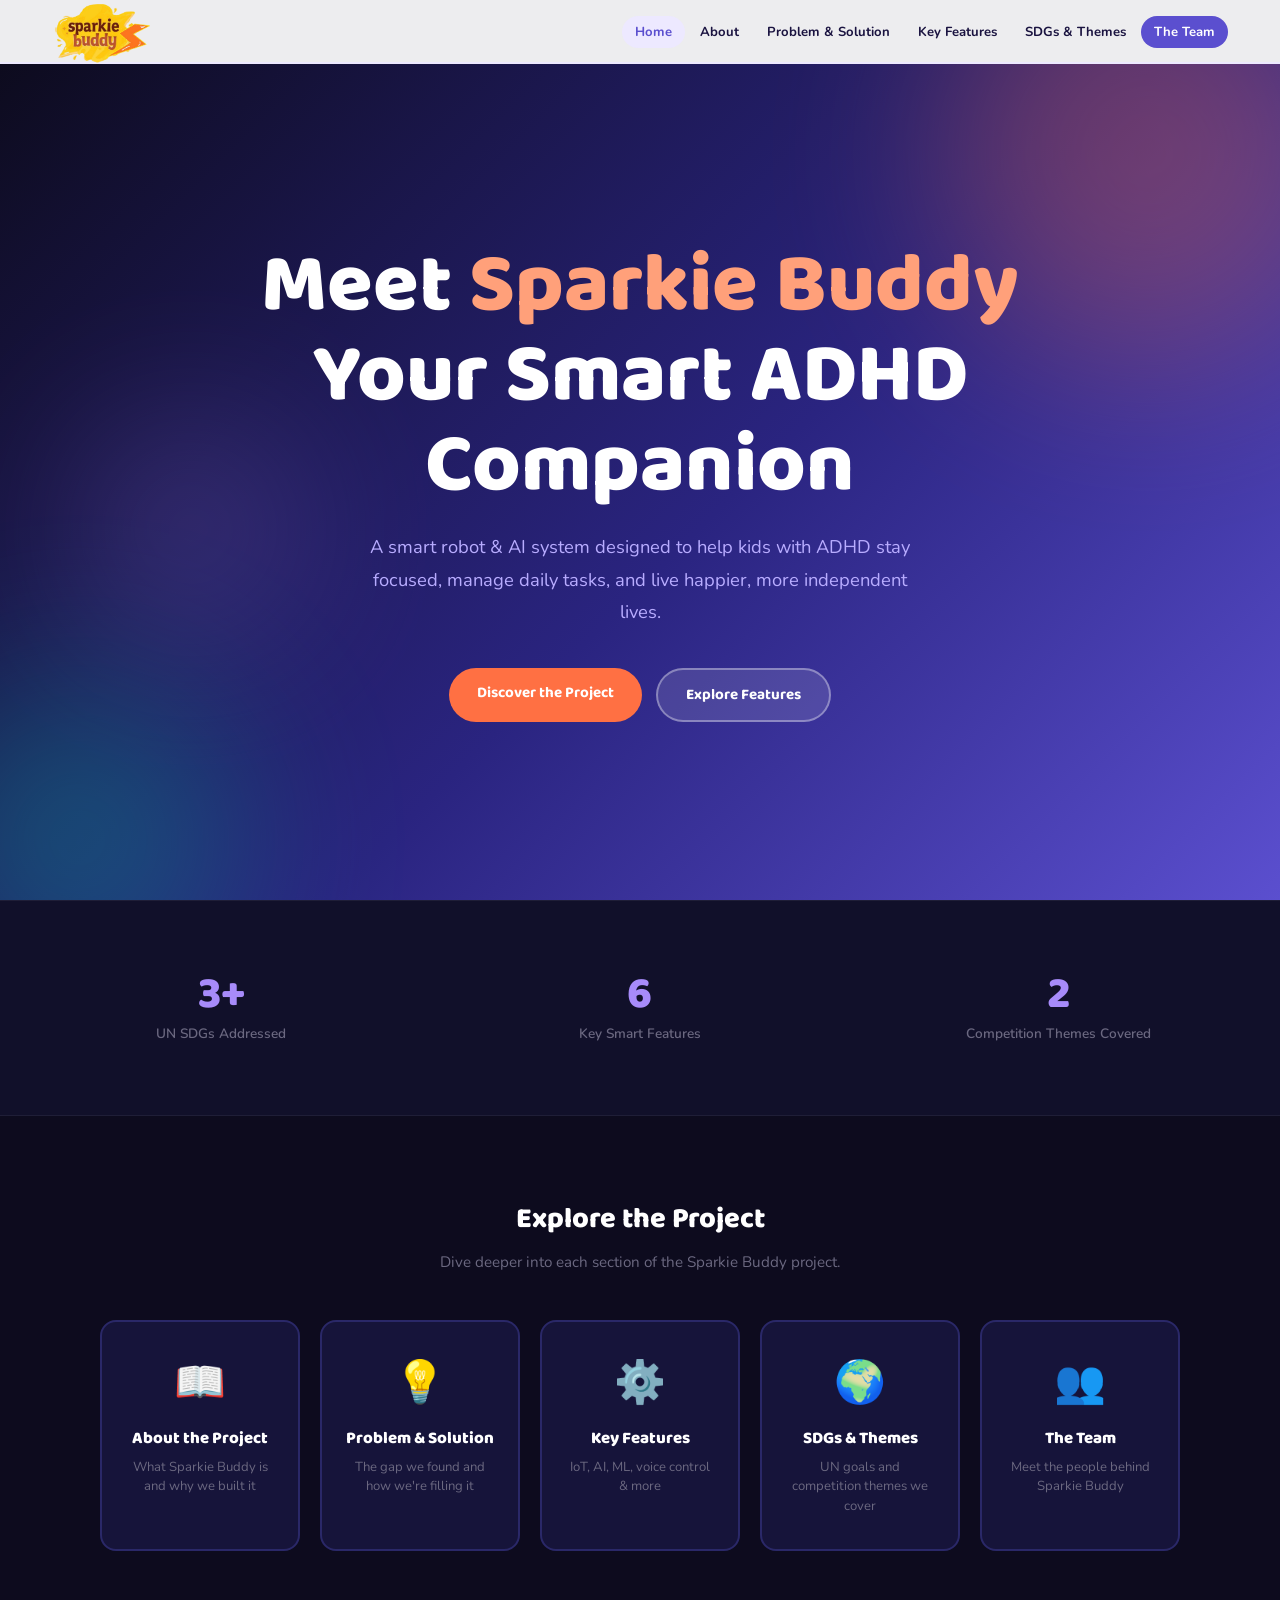
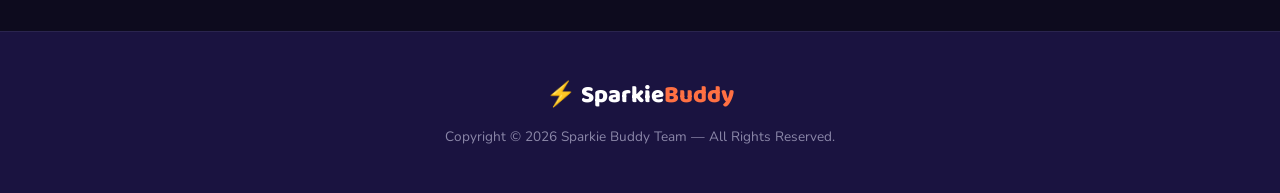
<file: home.html>
<!DOCTYPE html>
<html lang="en">
<head>
  <meta charset="UTF-8"/>
  <meta name="viewport" content="width=device-width, initial-scale=1.0"/>
  <title>Sparkie Buddy – Home</title>
  <link rel="stylesheet" href="base.css"/>
  <link rel="stylesheet" href="home.css"/>
</head>
<body>

<nav>
  <a href="index.html" class="nav-logo"><img src="image.png" alt="Sparkie Buddy Logo" style="width: 100px; height: auto;"></a>
  <button class="nav-hamburger" id="navToggle" aria-label="Toggle navigation">
    <span></span><span></span><span></span>
  </button>
  <ul class="nav-links" id="navLinks">
    <li><a href="home.html" class="active">Home</a></li>
    <li><a href="about.html">About</a></li>
    <li><a href="problem-solution.html">Problem & Solution</a></li>
    <li><a href="features.html">Key Features</a></li>
    <li><a href="sdgs.html">SDGs & Themes</a></li>
    <li><a href="team.html" class="nav-cta">The Team</a></li>
  </ul>
</nav>

<section id="hero">
  <div class="orb orb-1"></div>
  <div class="orb orb-2"></div>
  <div class="orb orb-3"></div>
  <div class="hero-inner">
    
    <h1 class="hero-title">Meet <em>Sparkie Buddy</em><br/>Your Smart ADHD Companion</h1>
    <p class="hero-sub">
      A smart robot & AI system designed to help kids with ADHD stay focused,
      manage daily tasks, and live happier, more independent lives.
    </p>
    <div class="hero-btns">
      <a href="about.html" class="btn btn-primary">Discover the Project</a>
      <a href="features.html" class="btn btn-outline">Explore Features</a>
    </div>
  </div>
</section>

<!-- STATS -->
<div class="stats-row">
  <div class="container" style="display:contents;">
    <div class="stat">
      <div class="stat-num">3+</div>
      <div class="stat-label">UN SDGs Addressed</div>
    </div>
    <div class="stat">
      <div class="stat-num">6</div>
      <div class="stat-label">Key Smart Features</div>
    </div>
    <div class="stat">
      <div class="stat-num">2</div>
      <div class="stat-label">Competition Themes Covered</div>
    </div>
  </div>
</div>

<!-- PAGE NAVIGATION CARDS -->
<div class="page-cards">
  <h2 class="page-cards-title">Explore the Project</h2>
  <p class="page-cards-sub">Dive deeper into each section of the Sparkie Buddy project.</p>
  <div class="cards-grid">
    <a href="about.html" class="page-card">
      <span class="page-card-icon">📖</span>
      <h3>About the Project</h3>
      <p>What Sparkie Buddy is and why we built it</p>
    </a>
    <a href="problem-solution.html" class="page-card">
      <span class="page-card-icon">💡</span>
      <h3>Problem & Solution</h3>
      <p>The gap we found and how we're filling it</p>
    </a>
    <a href="features.html" class="page-card">
      <span class="page-card-icon">⚙️</span>
      <h3>Key Features</h3>
      <p>IoT, AI, ML, voice control & more</p>
    </a>
    <a href="sdgs.html" class="page-card">
      <span class="page-card-icon">🌍</span>
      <h3>SDGs & Themes</h3>
      <p>UN goals and competition themes we cover</p>
    </a>
    <a href="team.html" class="page-card">
      <span class="page-card-icon">👥</span>
      <h3>The Team</h3>
      <p>Meet the people behind Sparkie Buddy</p>
    </a>
  </div>
</div>

<footer>
  <span class="footer-logo">⚡ Sparkie<span>Buddy</span></span>
  <p style="margin-top:10px;">Copyright © 2026 Sparkie Buddy Team — All Rights Reserved.</p>
</footer>

<script>
  var toggle = document.getElementById("navToggle");
  var links = document.getElementById("navLinks");
  if (toggle) {
    toggle.addEventListener("click", function() {
      toggle.classList.toggle("open");
      links.classList.toggle("open");
    });
    // Close when a link is clicked
    links.querySelectorAll("a").forEach(function(a) {
      a.addEventListener("click", function() {
        toggle.classList.remove("open");
        links.classList.remove("open");
      });
    });
  }
</script>
</body>
</html>
</file>
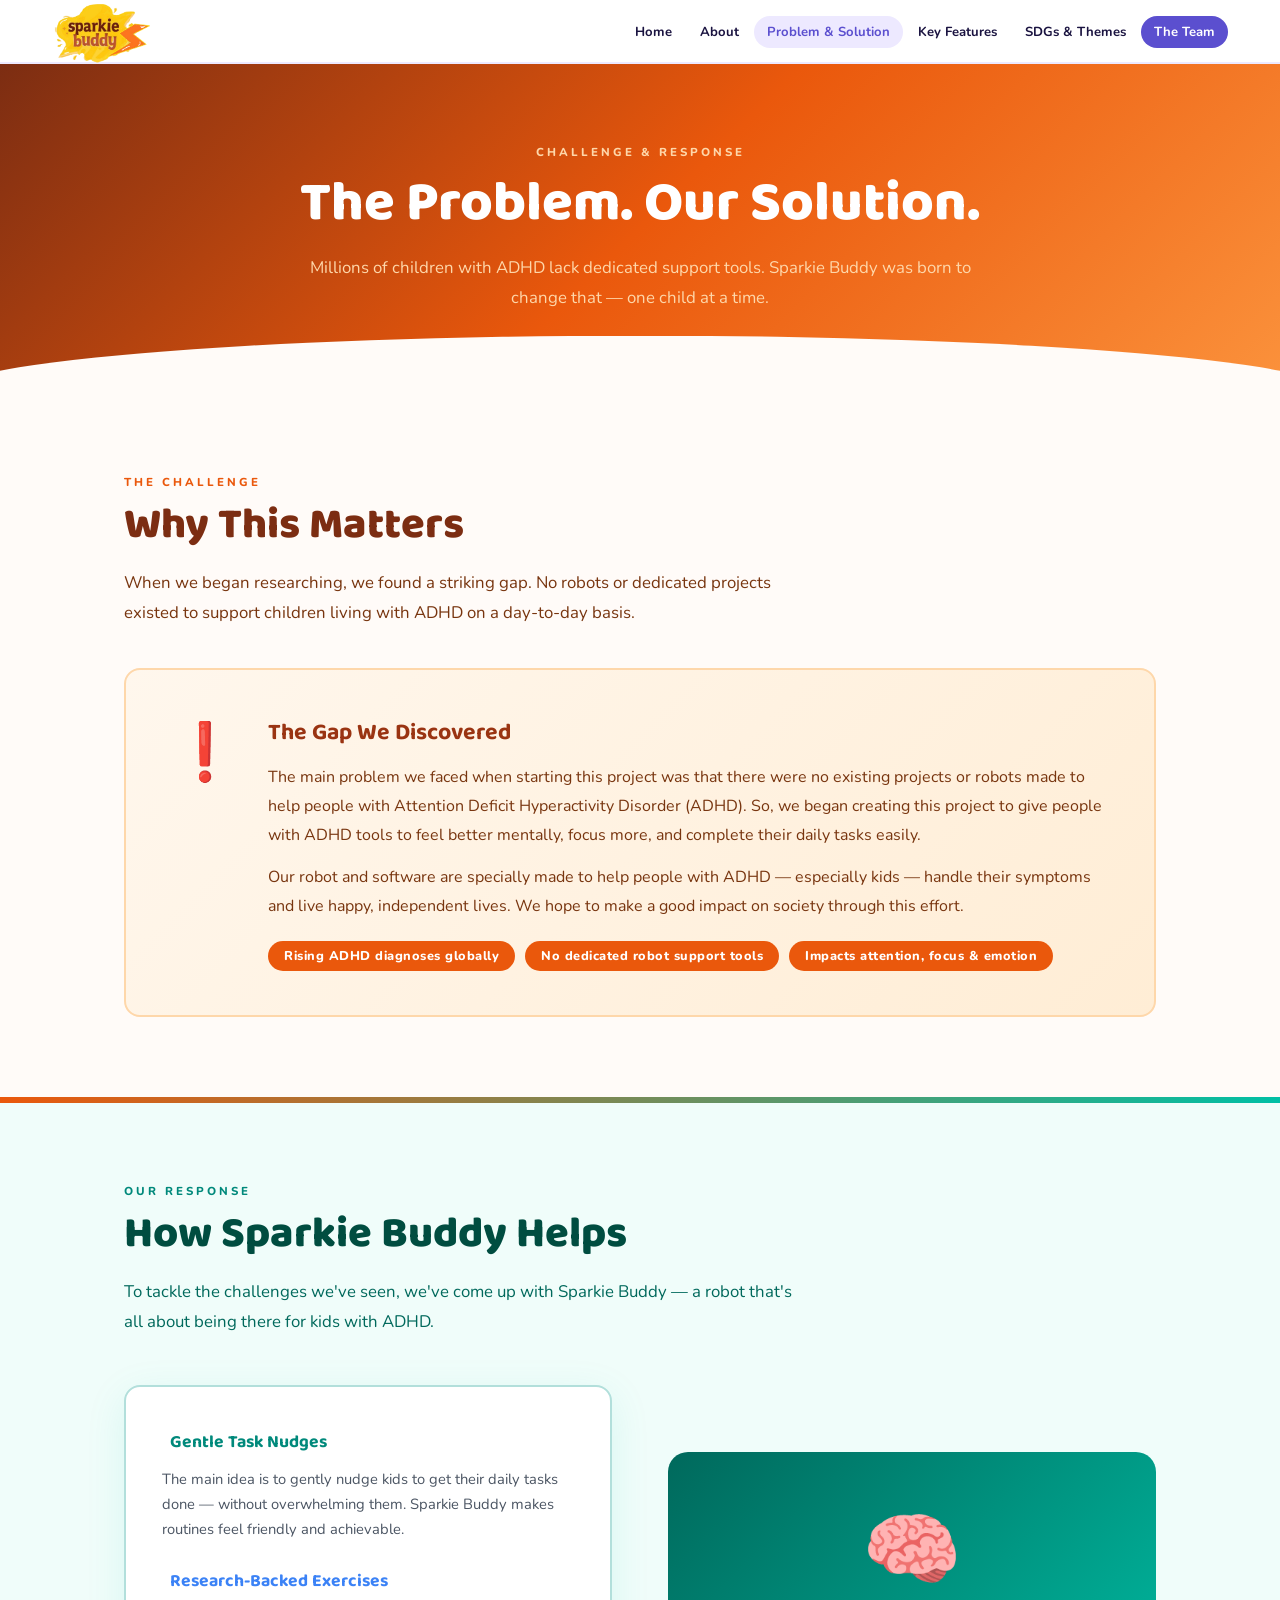
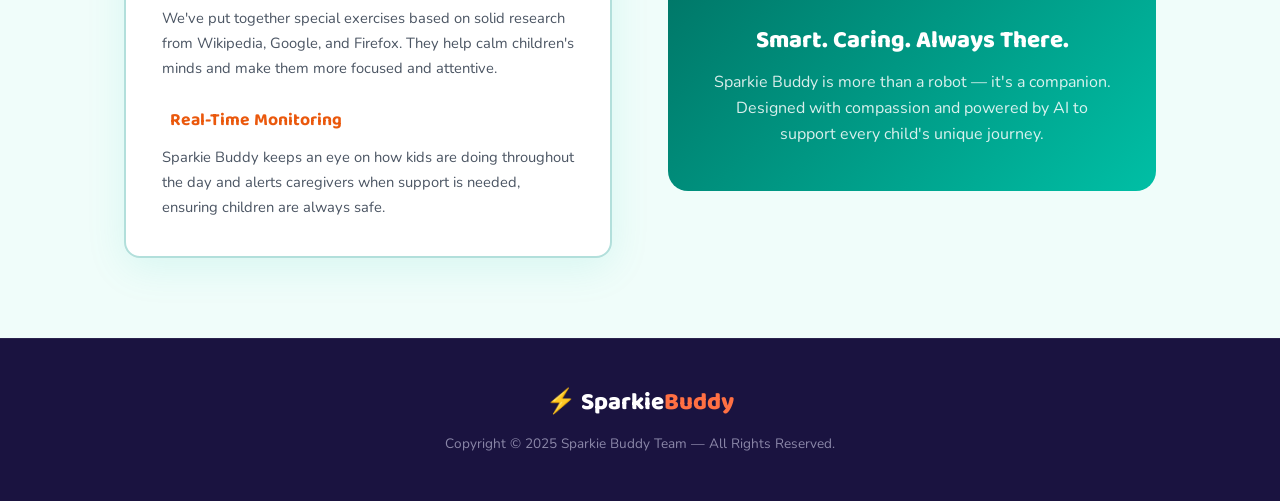
<file: problem-solution.html>
<!DOCTYPE html>
<html lang="en">
<head>
  <meta charset="UTF-8"/>
  <meta name="viewport" content="width=device-width, initial-scale=1.0"/>
  <title>Problem & Solution – Sparkie Buddy</title>
  <link rel="stylesheet" href="base.css"/>
  <link rel="stylesheet" href="problem-solution.css"/>
</head>
<body>

<nav>
  <a href="index.html" class="nav-logo"><img src="image.png" alt="Sparkie Buddy Logo" style="width: 100px; height: auto;"></a>
  <button class="nav-hamburger" id="navToggle" aria-label="Toggle navigation">
    <span></span><span></span><span></span>
  </button>
  <ul class="nav-links" id="navLinks">
    <li><a href="home.html">Home</a></li>
    <li><a href="about.html">About</a></li>
    <li><a href="problem-solution.html" class="active">Problem & Solution</a></li>
    <li><a href="features.html">Key Features</a></li>
    <li><a href="sdgs.html">SDGs & Themes</a></li>
    <li><a href="team.html" class="nav-cta">The Team</a></li>
  </ul>
</nav>

<!-- HERO -->
<div class="page-hero">
  <div class="container">
    <span class="section-label">Challenge & Response</span>
    <h1 class="section-title">The Problem. Our Solution.</h1>
    <p class="section-body">Millions of children with ADHD lack dedicated support tools. Sparkie Buddy was born to change that — one child at a time.</p>
  </div>
</div>

<!-- PROBLEM -->
<section class="problem-section">
  <div class="container">
    <span class="section-label">The Challenge</span>
    <h2 class="section-title">Why This Matters</h2>
    <p class="section-body">When we began researching, we found a striking gap. No robots or dedicated projects existed to support children living with ADHD on a day-to-day basis.</p>

    <div class="problem-highlight">
      <div class="p-icon">❗</div>
      <div>
        <h3>The Gap We Discovered</h3>
        <p>
          The main problem we faced when starting this project was that there were no existing projects or robots made to help people with Attention Deficit Hyperactivity Disorder (ADHD). So, we began creating this project to give people with ADHD tools to feel better mentally, focus more, and complete their daily tasks easily.
        </p>
        <p>
          Our robot and software are specially made to help people with ADHD — especially kids — handle their symptoms and live happy, independent lives. We hope to make a good impact on society through this effort.
        </p>
        <div class="stat-pills">
          <span class="pill">Rising ADHD diagnoses globally</span>
          <span class="pill">No dedicated robot support tools</span>
          <span class="pill">Impacts attention, focus & emotion</span>
        </div>
      </div>
    </div>
  </div>
</section>

<hr class="section-divider"/>

<!-- SOLUTION -->
<section class="solution-section">
  <div class="container">
    <span class="section-label">Our Response</span>
    <h2 class="section-title">How Sparkie Buddy Helps</h2>
    <p class="section-body">To tackle the challenges we've seen, we've come up with Sparkie Buddy — a robot that's all about being there for kids with ADHD.</p>

    <div class="solution-grid">
      <div>
        <div class="solution-card">
          <h4 class="t"><span class="sol-icon"></span>Gentle Task Nudges</h4>
          <p>The main idea is to gently nudge kids to get their daily tasks done — without overwhelming them. Sparkie Buddy makes routines feel friendly and achievable.</p>

          <h4 class="ai"><span class="sol-icon"></span>Research-Backed Exercises</h4>
          <p>We've put together special exercises based on solid research from Wikipedia, Google, and Firefox. They help calm children's minds and make them more focused and attentive.</p>

          <h4 class="r"><span class="sol-icon"></span>Real-Time Monitoring</h4>
          <p>Sparkie Buddy keeps an eye on how kids are doing throughout the day and alerts caregivers when support is needed, ensuring children are always safe.</p>
        </div>
      </div>
      <div class="solution-visual">
        <span class="big-emoji">🧠</span>
        <h3>Smart. Caring. Always There.</h3>
        <p>Sparkie Buddy is more than a robot — it's a companion. Designed with compassion and powered by AI to support every child's unique journey.</p>
      </div>
    </div>
  </div>
</section>

<footer>
  <span class="footer-logo">⚡ Sparkie<span>Buddy</span></span>
  <p style="margin-top:10px;">Copyright © 2025 Sparkie Buddy Team — All Rights Reserved.</p>
</footer>

<script>
  var toggle = document.getElementById("navToggle");
  var links = document.getElementById("navLinks");
  if (toggle) {
    toggle.addEventListener("click", function() {
      toggle.classList.toggle("open");
      links.classList.toggle("open");
    });
    // Close when a link is clicked
    links.querySelectorAll("a").forEach(function(a) {
      a.addEventListener("click", function() {
        toggle.classList.remove("open");
        links.classList.remove("open");
      });
    });
  }
</script>
</body>
</html>
</file>
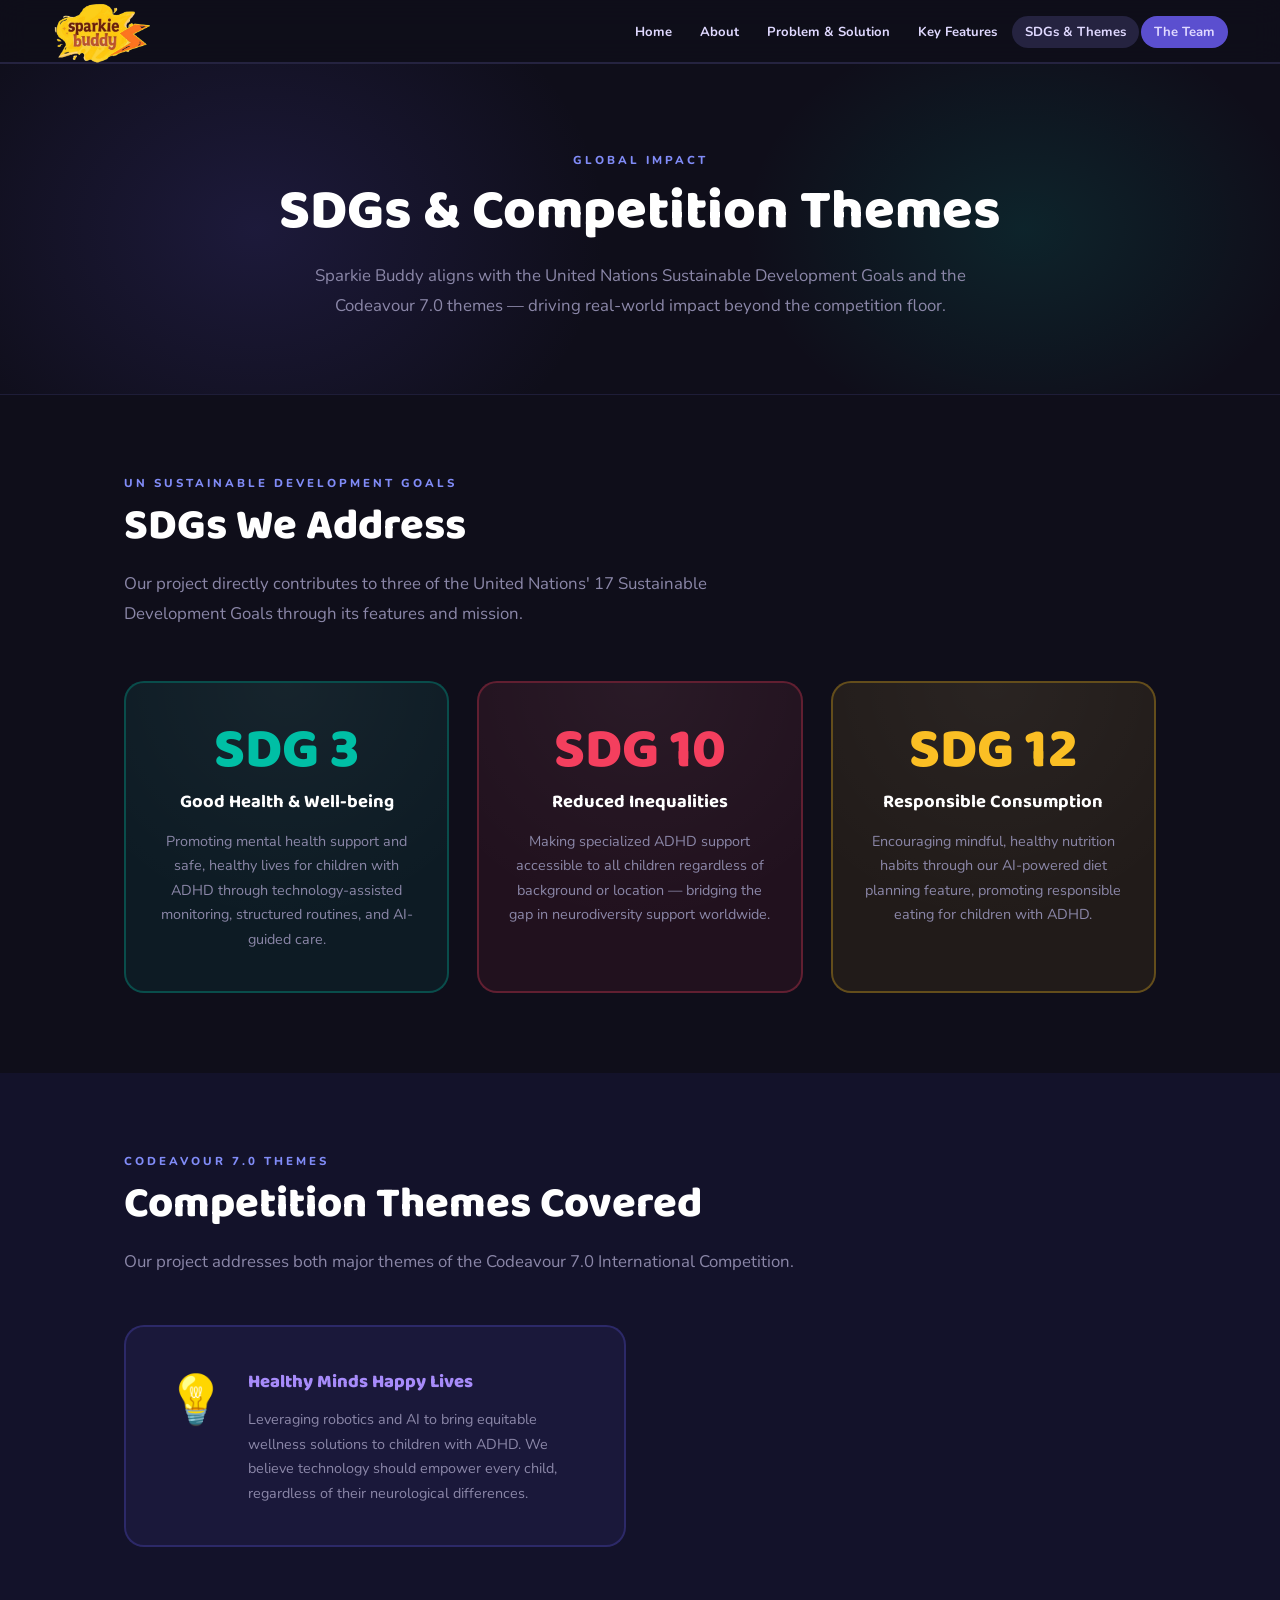
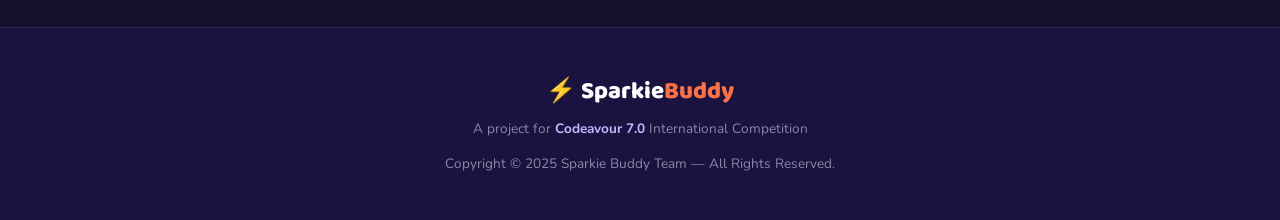
<file: sdgs.html>
<!DOCTYPE html>
<html lang="en">
<head>
  <meta charset="UTF-8"/>
  <meta name="viewport" content="width=device-width, initial-scale=1.0"/>
  <title>SDGs & Themes – Sparkie Buddy</title>
  <link rel="stylesheet" href="base.css"/>
  <link rel="stylesheet" href="sdgs.css"/>
</head>
<body>

<nav>
  <a href="index.html" class="nav-logo"><img src="image.png" alt="Sparkie Buddy Logo" style="width: 100px; height: auto;"></a>
  <button class="nav-hamburger" id="navToggle" aria-label="Toggle navigation">
    <span></span><span></span><span></span>
  </button>
  <ul class="nav-links" id="navLinks">
    <li><a href="home.html">Home</a></li>
    <li><a href="about.html">About</a></li>
    <li><a href="problem-solution.html">Problem & Solution</a></li>
    <li><a href="features.html">Key Features</a></li>
    <li><a href="sdgs.html" class="active">SDGs & Themes</a></li>
    <li><a href="team.html" class="nav-cta">The Team</a></li>
  </ul>
</nav>

<!-- HERO -->
<div class="page-hero">
  <div class="container">
    <span class="section-label">Global Impact</span>
    <h1 class="section-title">SDGs & Competition Themes</h1>
    <p class="section-body">Sparkie Buddy aligns with the United Nations Sustainable Development Goals and the Codeavour 7.0 themes — driving real-world impact beyond the competition floor.</p>
  </div>
</div>

<!-- SDG CARDS -->
<section class="sdgs-section">
  <div class="container">
    <span class="section-label">UN Sustainable Development Goals</span>
    <h2 class="section-title">SDGs We Address</h2>
    <p class="section-body">Our project directly contributes to three of the United Nations' 17 Sustainable Development Goals through its features and mission.</p>

    <div class="sdg-grid">
      <div class="sdg-card sdg-3">
        <div class="sdg-num">SDG 3</div>
        <h3>Good Health & Well-being</h3>
        <p>Promoting mental health support and safe, healthy lives for children with ADHD through technology-assisted monitoring, structured routines, and AI-guided care.</p>
      </div>
      <div class="sdg-card sdg-10">
        <div class="sdg-num">SDG 10</div>
        <h3>Reduced Inequalities</h3>
        <p>Making specialized ADHD support accessible to all children regardless of background or location — bridging the gap in neurodiversity support worldwide.</p>
      </div>
      <div class="sdg-card sdg-12">
        <div class="sdg-num">SDG 12</div>
        <h3>Responsible Consumption</h3>
        <p>Encouraging mindful, healthy nutrition habits through our AI-powered diet planning feature, promoting responsible eating for children with ADHD.</p>
      </div>
    </div>
  </div>
</section>

<!-- THEMES -->
<section class="themes-section">
  <div class="container">
    <span class="section-label">Codeavour 7.0 Themes</span>
    <h2 class="section-title">Competition Themes Covered</h2>
    <p class="section-body">Our project addresses both major themes of the Codeavour 7.0 International Competition.</p>

    <div class="themes-grid">
      <div class="theme-card th1">
        <div class="theme-emoji">💡</div>
        <div>
          <h3>Healthy Minds Happy Lives</h3>
          <p>Leveraging robotics and AI to bring equitable wellness solutions to children with ADHD. We believe technology should empower every child, regardless of their neurological differences.</p>
        </div>
      </div>
  </div>
</section>

<footer>
  <span class="footer-logo">⚡ Sparkie<span>Buddy</span></span>
  <p>A project for <strong>Codeavour 7.0</strong> International Competition</p>
  <p style="margin-top:10px;">Copyright © 2025 Sparkie Buddy Team — All Rights Reserved.</p>
</footer>

<script>
  var toggle = document.getElementById("navToggle");
  var links = document.getElementById("navLinks");
  if (toggle) {
    toggle.addEventListener("click", function() {
      toggle.classList.toggle("open");
      links.classList.toggle("open");
    });
    // Close when a link is clicked
    links.querySelectorAll("a").forEach(function(a) {
      a.addEventListener("click", function() {
        toggle.classList.remove("open");
        links.classList.remove("open");
      });
    });
  }
</script>
</body>
</html>
</file>
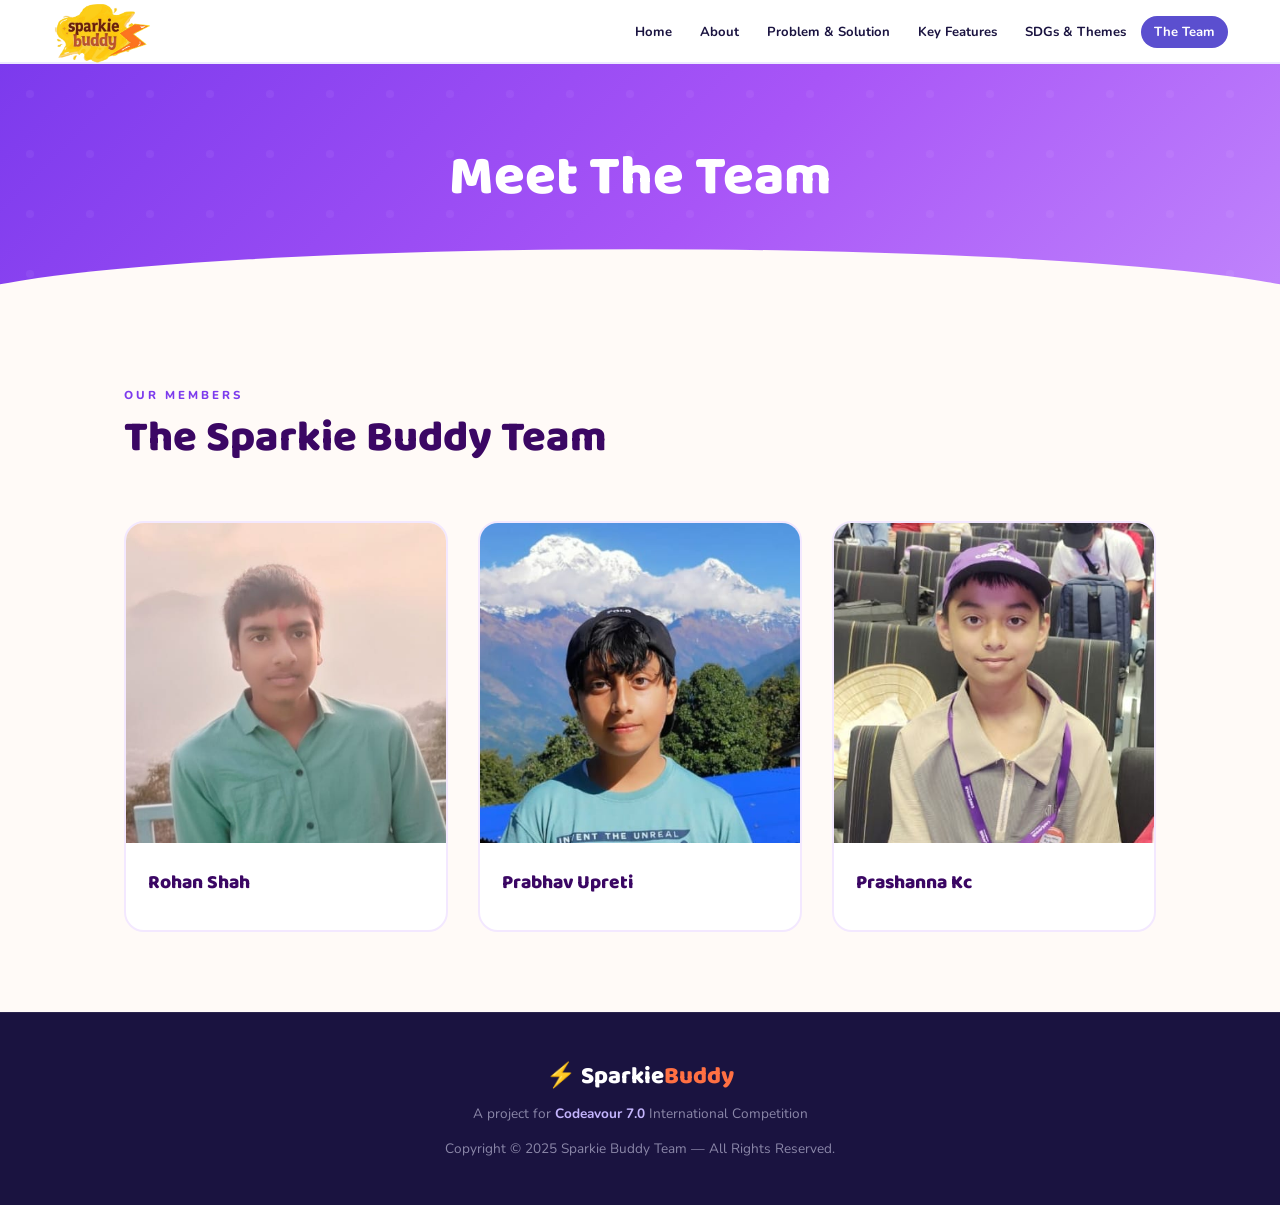
<file: team.html>
<!DOCTYPE html>
<html lang="en">
<head>
  <meta charset="UTF-8"/>
  <meta name="viewport" content="width=device-width, initial-scale=1.0"/>
  <title>The Team – Sparkie Buddy</title>
  <link rel="stylesheet" href="base.css"/>
  <link rel="stylesheet" href="team.css"/>
</head>
<body>

<nav>
  <a href="index.html" class="nav-logo"><img src="image.png" alt="Sparkie Buddy Logo" style="width: 100px; height: auto;"></a>
  <button class="nav-hamburger" id="navToggle" aria-label="Toggle navigation">
    <span></span><span></span><span></span>
  </button>
  <ul class="nav-links" id="navLinks">
    <li><a href="home.html">Home</a></li>
    <li><a href="about.html">About</a></li>
    <li><a href="problem-solution.html">Problem & Solution</a></li>
    <li><a href="features.html">Key Features</a></li>
    <li><a href="sdgs.html">SDGs & Themes</a></li>
    <li><a href="team.html" class="active nav-cta">The Team</a></li>
  </ul>
</nav>

<div class="page-hero">
  <div class="container">
    <h1 class="section-title">Meet The Team</h1>
  </div>
</div>

<!-- TEAM GRID -->
<section class="team-section">
  <div class="container">
    <span class="section-label">Our Members</span>
    <h2 class="section-title">The Sparkie Buddy Team</h2>


    <div class="team-grid">

      <div class="team-card">
        <div class="team-img-wrap">
          <img src="ImgofMe.jpeg" class="team-img"/>
        </div>
        <div class="team-info">
          <h3>Rohan Shah</h3>
        </div>
      </div>

      <div class="team-card">
        <div class="team-img-wrap">
          <img src="Prabhav.jpeg" class="team-img"/>
        </div>
        <div class="team-info">
          <h3>Prabhav Upreti</h3>
        </div>
      </div>

      <div class="team-card">
        <div class="team-img-wrap">
          <img src="prashanna.jpeg"  class="team-img"/>
        </div>
        <div class="team-info">
          <h3>Prashanna Kc</h3>
        </div>
      </div>

    </div>
  </div>
</section>

<footer>
  <span class="footer-logo">⚡ Sparkie<span>Buddy</span></span>
  <p>A project for <strong>Codeavour 7.0</strong> International Competition</p>
  <p style="margin-top:10px;">Copyright © 2025 Sparkie Buddy Team — All Rights Reserved.</p>
</footer>

<script>
  var toggle = document.getElementById("navToggle");
  var links = document.getElementById("navLinks");
  if (toggle) {
    toggle.addEventListener("click", function() {
      toggle.classList.toggle("open");
      links.classList.toggle("open");
    });
    links.querySelectorAll("a").forEach(function(a) {
      a.addEventListener("click", function() {
        toggle.classList.remove("open");
        links.classList.remove("open");
      });
    });
  }
</script>
</body>
</html>
</file>
<file: base.css>
/* ═══════════════════════════════════════
   BASE.CSS — Shared across all pages
   Sparkie Buddy | Codeavour 7.0
═══════════════════════════════════════ */

@import url('https://fonts.googleapis.com/css2?family=Baloo+2:wght@400;600;700;800&family=Nunito:wght@400;600;700;800&display=swap');

*, *::before, *::after { box-sizing: border-box; margin: 0; padding: 0; }

:root {
  --primary:  #5B4FCF;
  --accent:   #FF7043;
  --teal:     #00BFA5;
  --dark:     #1A1340;
  --gray:     #6B6880;
  --white:    #FFFFFF;
  --radius:   16px;
  --nav-h:    64px;
}

html { scroll-behavior: smooth; }
body { font-family: 'Nunito', sans-serif; color: var(--dark); overflow-x: hidden; }

/* ── NAVBAR ── */
nav {
  position: sticky; top: 0; z-index: 1000;
  background: rgba(255,255,255,0.93);
  backdrop-filter: blur(14px);
  border-bottom: 2px solid #EDE9FF;
  display: flex; align-items: center; justify-content: space-between;
  padding: 0 52px;
  height: var(--nav-h);
}
.nav-logo {
  font-family: 'Baloo 2', cursive;
  font-size: 1.45rem; font-weight: 800;
  color: var(--primary); text-decoration: none;
  display: flex; align-items: center; gap: 6px;
}
.nav-logo span { color: var(--accent); }
.nav-links { display: flex; gap: 2px; list-style: none; }
.nav-links a {
  text-decoration: none; color: var(--dark);
  font-weight: 700; font-size: 0.82rem;
  padding: 7px 13px; border-radius: 50px;
  transition: background 0.2s, color 0.2s;
  white-space: nowrap;
}
.nav-links a:hover,
.nav-links a.active { background: #EDE9FF; color: var(--primary); }
.nav-links a.nav-cta {
  background: var(--primary); color: white;
}
.nav-links a.nav-cta:hover { background: #4a3fb5; }

/* ── FOOTER ── */
footer {
  background: var(--dark);
  color: #8B87A8;
  text-align: center;
  padding: 44px 24px;
  border-top: 1px solid rgba(255,255,255,0.07);
}
.footer-logo {
  font-family: 'Baloo 2', cursive;
  font-size: 1.5rem; font-weight: 800;
  color: white; margin-bottom: 6px;
  display: block;
}
.footer-logo span { color: var(--accent); }
footer p { font-size: 0.85rem; line-height: 1.8; }
footer strong { color: #C4B5FD; }

/* ── COMMON UTILITIES ── */
.container { max-width: 1080px; margin: 0 auto; padding: 0 24px; }
.section-label {
  font-size: 0.72rem; font-weight: 800; letter-spacing: 3px;
  text-transform: uppercase; margin-bottom: 10px;
  display: block;
}
.section-title {
  font-family: 'Baloo 2', cursive;
  font-size: clamp(1.9rem, 4vw, 2.7rem);
  font-weight: 800; line-height: 1.2;
  margin-bottom: 16px;
}
.section-body {
  font-size: 1.05rem; line-height: 1.8;
  max-width: 680px;
}
.btn {
  padding: 13px 28px; border-radius: 50px;
  font-family: 'Baloo 2', cursive; font-weight: 700; font-size: 0.95rem;
  text-decoration: none; display: inline-block;
  transition: transform 0.2s, box-shadow 0.2s;
  cursor: pointer; border: none;
}
.btn:hover { transform: translateY(-2px); box-shadow: 0 8px 24px rgba(0,0,0,0.2); }
.btn-primary { background: var(--accent); color: white; }
.btn-outline { background: rgba(255,255,255,0.12); color: white; border: 2px solid rgba(255,255,255,0.35); }
.btn-purple { background: var(--primary); color: white; }

/* ── HAMBURGER BUTTON ── */
.nav-hamburger {
  display: none;
  flex-direction: column;
  justify-content: center;
  align-items: center;
  gap: 5px;
  width: 40px;
  height: 40px;
  background: none;
  border: none;
  cursor: pointer;
  padding: 4px;
  border-radius: 8px;
  transition: background 0.2s;
  z-index: 1100;
}
.nav-hamburger:hover { background: #EDE9FF; }
.nav-hamburger span {
  display: block;
  width: 24px;
  height: 2.5px;
  background: var(--primary);
  border-radius: 4px;
  transition: transform 0.3s ease, opacity 0.3s ease;
  transform-origin: center;
}
/* Animate to X when open */
.nav-hamburger.open span:nth-child(1) { transform: translateY(7.5px) rotate(45deg); }
.nav-hamburger.open span:nth-child(2) { opacity: 0; transform: scaleX(0); }
.nav-hamburger.open span:nth-child(3) { transform: translateY(-7.5px) rotate(-45deg); }

/* ── RESPONSIVE ── */
@media (max-width: 768px) {
  nav {
    padding: 0 18px;
    position: sticky;
    flex-wrap: wrap;
  }
  .nav-hamburger { display: flex; }
  .nav-links {
    display: none;
    flex-direction: column;
    width: 100%;
    padding: 12px 0 16px;
    gap: 4px;
    border-top: 1px solid #EDE9FF;
  }
  .nav-links.open { display: flex; }
  .nav-links a {
    font-size: 0.95rem;
    padding: 10px 16px;
    border-radius: 10px;
    display: block;
  }
}
</file>
<file: about.css>
/* ═══════════════════════════════════════
   ABOUT.CSS — about.html
   Airy editorial style — sky blue & white
═══════════════════════════════════════ */

body { background: #F0F7FF; }

/* ── PAGE HERO ── */
.page-hero {
  background: linear-gradient(110deg, #1E3A8A 0%, #3B82F6 60%, #60A5FA 100%);
  padding: 80px 24px;
  text-align: center;
  position: relative; overflow: hidden;
}
.page-hero::after {
  content: '';
  position: absolute; bottom: -2px; left: 0; right: 0; height: 60px;
  background: #F0F7FF;
  clip-path: ellipse(55% 100% at 50% 100%);
}
.page-hero .section-label { color: #BFDBFE; }
.page-hero .section-title { color: white; font-size: clamp(2.2rem, 5vw, 3.5rem); }
.page-hero .section-body  { color: #BFDBFE; margin: 0 auto; }

/* ── INTRO STRIP ── */
.intro-strip {
  background: white;
  padding: 64px 24px;
}
.intro-grid {
  display: grid; grid-template-columns: 1fr 1fr; gap: 56px; align-items: center;
}
.intro-grid .section-label { color: #3B82F6; }
.intro-grid .section-title { color: #1E3A8A; }
.intro-grid .section-body  { color: #4B5563; }
.intro-visual {
  background: linear-gradient(135deg, #1E3A8A, #3B82F6);
  border-radius: 20px; padding: 44px;
  text-align: center; color: white;
  position: relative; overflow: hidden;
}
.intro-visual::before {
  content: ''; position: absolute; inset: 0;
  background: radial-gradient(circle at 70% 30%, rgba(255,255,255,0.1) 0%, transparent 70%);
}
.intro-visual .big-emoji { font-size: 5rem; display: block; margin-bottom: 14px; position: relative; }
.intro-visual h3 { font-family: 'Baloo 2', cursive; font-size: 1.5rem; font-weight: 800; position: relative; }
.intro-visual p  { opacity: 0.82; margin-top: 8px; line-height: 1.6; font-size: 0.95rem; position: relative; }

/* ── WHAT IS ADHD ── */
.adhd-section {
  background: #EFF6FF;
  padding: 72px 24px;
}
.adhd-section .section-label { color: #3B82F6; }
.adhd-section .section-title { color: #1E3A8A; }

.adhd-cards {
  display: grid; grid-template-columns: repeat(auto-fit, minmax(220px, 1fr));
  gap: 20px; margin-top: 44px;
}
.adhd-card {
  background: white; border-radius: 14px; padding: 28px 24px;
  border-left: 4px solid #3B82F6;
  box-shadow: 0 4px 20px rgba(59,130,246,0.08);
  transition: transform 0.2s;
}
.adhd-card:hover { transform: translateY(-4px); }
.adhd-card:nth-child(2) { border-color: #60A5FA; }
.adhd-card:nth-child(3) { border-color: #93C5FD; }
.adhd-card:nth-child(4) { border-color: #BFDBFE; }
.adhd-card .card-icon { font-size: 2rem; margin-bottom: 10px; display: block; }
.adhd-card h4 {
  font-family: 'Baloo 2', cursive; font-size: 1rem; font-weight: 800;
  color: #1E3A8A; margin-bottom: 6px;
}
.adhd-card p { color: #4B5563; font-size: 0.875rem; line-height: 1.65; }

/* ── MISSION BANNER ── */
.mission-banner {
  background: #1E3A8A;
  padding: 72px 24px; text-align: center;
}
.mission-banner h2 {
  font-family: 'Baloo 2', cursive;
  font-size: clamp(1.8rem, 4vw, 2.6rem);
  font-weight: 800; color: white; max-width: 680px; margin: 0 auto 20px;
  line-height: 1.25;
}
.mission-banner p { color: #93C5FD; max-width: 560px; margin: 0 auto 32px; line-height: 1.75; }

@media (max-width: 768px) {
  .intro-grid { grid-template-columns: 1fr; }
}
</file>
<file: features.css>
/* ═══════════════════════════════════════
   FEATURES.CSS — features.html
   Vibrant, tech-forward, colorful cards
═══════════════════════════════════════ */

body { background: #F8F7FF; }

/* ── PAGE HERO ── */
.page-hero {
  background: linear-gradient(135deg, #1A1340 0%, #312E81 50%, #4338CA 100%);
  padding: 80px 24px; text-align: center;
  position: relative; overflow: hidden;
}
.page-hero::before {
  content: '';
  position: absolute; inset: 0;
  background: radial-gradient(ellipse at 80% 50%, rgba(167,139,250,0.25) 0%, transparent 70%);
}
.page-hero::after {
  content: ''; position: absolute; bottom: -2px; left: 0; right: 0; height: 60px;
  background: #F8F7FF;
  clip-path: ellipse(55% 100% at 50% 100%);
}
.page-hero .section-label { color: #C4B5FD; position: relative; }
.page-hero .section-title { color: white; font-size: clamp(2.2rem, 5vw, 3.5rem); position: relative; }
.page-hero .section-body  { color: #C4B5FD; margin: 0 auto; position: relative; }

/* ── FEATURES INTRO ── */
.features-intro { padding: 72px 24px 40px; background: #F8F7FF; }
.features-intro .section-label { color: var(--primary); }
.features-intro .section-title { color: var(--dark); }
.features-intro .section-body  { color: var(--gray); }

/* ── FEATURE CARDS GRID ── */
.features-section { padding: 0 24px 88px; background: #F8F7FF; }
.features-grid {
  display: grid;
  grid-template-columns: repeat(auto-fit, minmax(300px, 1fr));
  gap: 26px; max-width: 1080px; margin: 0 auto;
}
.f-card {
  background: white;
  border-radius: 20px;
  padding: 36px 30px;
  border: 2px solid #EDE9FF;
  position: relative; overflow: hidden;
  transition: transform 0.25s, box-shadow 0.25s;
}
.f-card:hover { transform: translateY(-6px); box-shadow: 0 20px 56px rgba(91,79,207,0.12); }

/* Top colour bar per card */
.f-card::before {
  content: ''; position: absolute;
  top: 0; left: 0; right: 0; height: 5px;
}
.f-card.c1::before { background: linear-gradient(90deg, #5B4FCF, #818CF8); }
.f-card.c2::before { background: linear-gradient(90deg, #FF7043, #FFA07A); }
.f-card.c3::before { background: linear-gradient(90deg, #00BFA5, #4DD0E1); }
.f-card.c4::before { background: linear-gradient(90deg, #F59E0B, #FCD34D); }
.f-card.c5::before { background: linear-gradient(90deg, #EC4899, #F9A8D4); }
.f-card.c6::before { background: linear-gradient(90deg, #06B6D4, #67E8F9); }

.f-icon-wrap {
  width: 60px; height: 60px; border-radius: 16px;
  display: flex; align-items: center; justify-content: center;
  font-size: 1.8rem; margin-bottom: 20px;
}
.f-card.c1 .f-icon-wrap { background: #EDE9FF; }
.f-card.c2 .f-icon-wrap { background: #FFF3F0; }
.f-card.c3 .f-icon-wrap { background: #E0F7FA; }
.f-card.c4 .f-icon-wrap { background: #FFFBEB; }
.f-card.c5 .f-icon-wrap { background: #FDF2F8; }
.f-card.c6 .f-icon-wrap { background: #ECFEFF; }

.f-card h3 {
  font-family: 'Baloo 2', cursive; font-size: 1.15rem; font-weight: 800;
  color: var(--dark); margin-bottom: 10px;
}
.f-card p { color: var(--gray); font-size: 0.9rem; line-height: 1.72; }
.f-tag {
  display: inline-block;
  font-size: 0.7rem; font-weight: 800; letter-spacing: 1px; text-transform: uppercase;
  padding: 3px 10px; border-radius: 50px; margin-top: 16px;
}
.f-card.c1 .f-tag { background: #EDE9FF; color: var(--primary); }
.f-card.c2 .f-tag { background: #FFF3F0; color: #EA580C; }
.f-card.c3 .f-tag { background: #E0F7FA; color: #00897B; }
.f-card.c4 .f-tag { background: #FFFBEB; color: #B45309; }
.f-card.c5 .f-tag { background: #FDF2F8; color: #BE185D; }
.f-card.c6 .f-tag { background: #ECFEFF; color: #0E7490; }

/* ── TECH STACK ── */
.tech-section {
  background: var(--dark); padding: 72px 24px; text-align: center;
}
.tech-section .section-label { color: #818CF8; }
.tech-section .section-title { color: white; }
.tech-pills {
  display: flex; flex-wrap: wrap; gap: 12px;
  justify-content: center; margin-top: 36px;
}
.tech-pill {
  background: rgba(255,255,255,0.07);
  border: 1.5px solid rgba(255,255,255,0.12);
  color: #E0D9FF; font-weight: 700; font-size: 0.9rem;
  padding: 10px 22px; border-radius: 50px;
  transition: background 0.2s, border-color 0.2s;
}
.tech-pill:hover { background: rgba(91,79,207,0.35); border-color: var(--primary); }
</file>
<file: home.css>
/* ═══════════════════════════════════════
   HOME.CSS — index.html
   Deep space gradient hero, floating orbs
═══════════════════════════════════════ */

body { background: #0D0B1E; }

/* ── HERO ── */
#hero {
  min-height: calc(100vh - 64px);
  background: linear-gradient(135deg, #0D0B1E 0%, #2A2480 55%, #5B4FCF 100%);
  display: flex; align-items: center; justify-content: center;
  text-align: center; padding: 80px 24px;
  position: relative; overflow: hidden;
}
.orb {
  position: absolute; border-radius: 50%;
  filter: blur(90px); opacity: 0.3;
  animation: drift 7s ease-in-out infinite;
}
.orb-1 { width: 420px; height: 420px; background: #FF7043; top: -120px; right: -80px; }
.orb-2 { width: 320px; height: 320px; background: #00BFA5; bottom: -100px; left: -80px; animation-delay: 3.5s; }
.orb-3 { width: 180px; height: 180px; background: #A78BFA; top: 45%; left: 8%; animation-delay: 1.8s; }
@keyframes drift {
  0%,100% { transform: translateY(0) scale(1); }
  50%      { transform: translateY(-22px) scale(1.06); }
}

.hero-inner { position: relative; z-index: 2; max-width: 780px; }

.badge {
  display: inline-flex; align-items: center; gap: 8px;
  background: rgba(255,255,255,0.1);
  border: 1px solid rgba(255,255,255,0.25);
  color: #D4C9FF; font-size: 0.78rem; font-weight: 800;
  letter-spacing: 2px; text-transform: uppercase;
  padding: 7px 20px; border-radius: 50px;
  margin-bottom: 28px;
  animation: riseUp 0.7s ease both;
}

.hero-title {
  font-family: 'Baloo 2', cursive;
  font-size: clamp(3rem, 7vw, 5.2rem);
  font-weight: 800; line-height: 1.08;
  color: #fff; margin-bottom: 20px;
  animation: riseUp 0.7s ease 0.1s both;
}
.hero-title em { font-style: normal; color: #FFA07A; }

.hero-sub {
  font-size: 1.15rem; color: #B8ACFF;
  line-height: 1.75; max-width: 560px;
  margin: 0 auto 40px;
  animation: riseUp 0.7s ease 0.2s both;
}
.hero-btns {
  display: flex; gap: 14px; justify-content: center; flex-wrap: wrap;
  animation: riseUp 0.7s ease 0.3s both;
}

/* ── STATS ROW ── */
.stats-row {
  display: grid; grid-template-columns: repeat(3,1fr);
  gap: 24px; padding: 48px 24px;
  background: #11102A;
  border-top: 1px solid rgba(255,255,255,0.06);
  border-bottom: 1px solid rgba(255,255,255,0.06);
}
.stat {
  text-align: center; padding: 24px;
}
.stat-num {
  font-family: 'Baloo 2', cursive;
  font-size: 2.8rem; font-weight: 800;
  color: #A78BFA; line-height: 1;
}
.stat-label { color: #6B6880; font-size: 0.85rem; margin-top: 6px; font-weight: 600; }

/* ── NAV CARDS (quick links to pages) ── */
.page-cards {
  padding: 80px 24px;
  background: #0D0B1E;
}
.page-cards-title {
  font-family: 'Baloo 2', cursive;
  font-size: 1.8rem; font-weight: 800;
  color: white; text-align: center; margin-bottom: 10px;
}
.page-cards-sub {
  text-align: center; color: #6B6880; margin-bottom: 48px; font-size: 0.95rem;
}
.cards-grid {
  display: grid;
  grid-template-columns: repeat(auto-fit, minmax(200px, 1fr));
  gap: 20px; max-width: 1080px; margin: 0 auto;
}
.page-card {
  background: #16143A;
  border: 2px solid #2A2868;
  border-radius: var(--radius);
  padding: 32px 24px; text-align: center;
  text-decoration: none; color: white;
  transition: transform 0.2s, border-color 0.2s, box-shadow 0.2s;
  display: block;
}
.page-card:hover {
  transform: translateY(-5px);
  border-color: var(--primary);
  box-shadow: 0 16px 48px rgba(91,79,207,0.25);
}
.page-card-icon { font-size: 2.6rem; margin-bottom: 14px; display: block; }
.page-card h3 {
  font-family: 'Baloo 2', cursive;
  font-size: 1.05rem; font-weight: 800; margin-bottom: 6px;
}
.page-card p { color: #6B6880; font-size: 0.82rem; line-height: 1.5; }

@keyframes riseUp {
  from { opacity: 0; transform: translateY(26px); }
  to   { opacity: 1; transform: translateY(0); }
}

@media (max-width: 600px) {
  .stats-row { grid-template-columns: 1fr; }
}
</file>
<file: problem-solution.css>
/* ═══════════════════════════════════════
   PROBLEM-SOLUTION.CSS
   Warm orange for problem, teal for solution
═══════════════════════════════════════ */

body { background: #FFFBF8; }

/* ── PAGE HERO ── */
.page-hero {
  background: linear-gradient(135deg, #7C2D12, #EA580C, #FB923C);
  padding: 80px 24px; text-align: center;
  position: relative; overflow: hidden;
}
.page-hero::after {
  content: ''; position: absolute; bottom: -2px; left: 0; right: 0; height: 60px;
  background: #FFFBF8;
  clip-path: ellipse(55% 100% at 50% 100%);
}
.page-hero .section-label { color: #FED7AA; }
.page-hero .section-title { color: white; font-size: clamp(2.2rem, 5vw, 3.5rem); }
.page-hero .section-body  { color: #FED7AA; margin: 0 auto; }

/* ── PROBLEM SECTION ── */
.problem-section { padding: 80px 24px; background: #FFFBF8; }
.problem-section .section-label { color: #EA580C; }
.problem-section .section-title { color: #7C2D12; }
.problem-section .section-body  { color: #78350F; }

.problem-highlight {
  background: linear-gradient(135deg, #FFF7ED, #FFEDD5);
  border: 2px solid #FED7AA;
  border-radius: var(--radius);
  padding: 44px;
  margin-top: 40px;
  display: flex; gap: 28px; align-items: flex-start;
}
.problem-highlight .p-icon { font-size: 3.5rem; flex-shrink: 0; }
.problem-highlight h3 {
  font-family: 'Baloo 2', cursive;
  font-size: 1.45rem; color: #9A3412; margin-bottom: 12px;
}
.problem-highlight p { color: #78350F; line-height: 1.8; margin-bottom: 14px; }

.stat-pills {
  display: flex; flex-wrap: wrap; gap: 10px; margin-top: 20px;
}
.pill {
  background: #EA580C; color: white;
  font-size: 0.8rem; font-weight: 800;
  padding: 6px 16px; border-radius: 50px;
  letter-spacing: 0.5px;
}

/* ── DIVIDER ── */
.section-divider {
  height: 6px;
  background: linear-gradient(90deg, #EA580C, #00BFA5);
  border: none; margin: 0;
}

/* ── SOLUTION SECTION ── */
.solution-section { padding: 80px 24px; background: #F0FDFA; }
.solution-section .section-label { color: #00897B; }
.solution-section .section-title { color: #004D40; }
.solution-section .section-body  { color: #00695C; }

.solution-grid {
  display: grid; grid-template-columns: 1fr 1fr; gap: 56px;
  align-items: center; margin-top: 48px;
}
.solution-card {
  background: white; border-radius: var(--radius);
  padding: 36px; border: 2px solid #B2DFDB;
  box-shadow: 0 10px 40px rgba(0,191,165,0.1);
}
.solution-card h4 {
  font-family: 'Baloo 2', cursive;
  font-size: 1.1rem; margin-bottom: 8px;
}
.solution-card h4.t  { color: #00897B; }
.solution-card h4.ai { color: #3B82F6; }
.solution-card h4.r  { color: #EA580C; }
.solution-card p { color: #4B5563; font-size: 0.92rem; line-height: 1.7; margin-bottom: 20px; }
.solution-card p:last-child { margin-bottom: 0; }
.sol-icon { font-size: 1.4rem; margin-right: 8px; }

.solution-visual {
  background: linear-gradient(135deg, #00695C, #00BFA5);
  border-radius: 20px; padding: 44px;
  text-align: center; color: white;
}
.solution-visual .big-emoji { font-size: 5rem; display: block; margin-bottom: 16px; }
.solution-visual h3 { font-family: 'Baloo 2', cursive; font-size: 1.5rem; font-weight: 800; }
.solution-visual p  { opacity: 0.85; margin-top: 10px; line-height: 1.6; }

@media (max-width: 768px) {
  .problem-highlight { flex-direction: column; }
  .solution-grid { grid-template-columns: 1fr; }
}
</file>
<file: sdgs.css>
/* ═══════════════════════════════════════
   SDGS.CSS — sdgs.html
   Bold dark UN-inspired, with themes too
═══════════════════════════════════════ */

body { background: #0F0E1A; }
nav  { background: rgba(15,14,26,0.93) !important; border-color: #252340 !important; }
.nav-logo, .nav-links a { color: #E0D9FF !important; }
.nav-links a:hover, .nav-links a.active { background: #252340 !important; }

/* ── PAGE HERO ── */
.page-hero {
  background: #0F0E1A;
  padding: 88px 24px 72px; text-align: center;
  border-bottom: 1px solid #1E1D38;
  position: relative; overflow: hidden;
}
.page-hero::before {
  content: '';
  position: absolute; inset: 0;
  background:
    radial-gradient(ellipse 500px 400px at 20% 50%, rgba(91,79,207,0.18) 0%, transparent 70%),
    radial-gradient(ellipse 400px 300px at 80% 50%, rgba(0,191,165,0.12) 0%, transparent 70%);
}
.page-hero .section-label { color: #818CF8; position: relative; }
.page-hero .section-title { color: white; font-size: clamp(2.2rem, 5vw, 3.5rem); position: relative; }
.page-hero .section-body  { color: #8B87A8; margin: 0 auto; position: relative; }

/* ── SDG CARDS ── */
.sdgs-section { padding: 80px 24px; background: #0F0E1A; }
.sdgs-section .section-label { color: #818CF8; }
.sdgs-section .section-title { color: white; }
.sdgs-section .section-body  { color: #8B87A8; }

.sdg-grid {
  display: grid; grid-template-columns: repeat(3,1fr);
  gap: 28px; margin-top: 52px;
}
.sdg-card {
  border-radius: 20px; padding: 40px 30px;
  text-align: center; border: 2px solid;
  transition: transform 0.25s, box-shadow 0.25s;
  position: relative; overflow: hidden;
}
.sdg-card:hover { transform: translateY(-6px); }
.sdg-card::before {
  content: ''; position: absolute;
  top: 0; left: 0; right: 0; height: 100%;
  opacity: 0.04;
  background: radial-gradient(circle at 50% 0%, white, transparent 70%);
}

.sdg-3  { background: rgba(0,191,165,0.08);  border-color: rgba(0,191,165,0.3); }
.sdg-10 { background: rgba(244,63,94,0.08);   border-color: rgba(244,63,94,0.3); }
.sdg-12 { background: rgba(251,191,36,0.08);  border-color: rgba(251,191,36,0.3); }

.sdg-card:hover.sdg-3  { box-shadow: 0 20px 60px rgba(0,191,165,0.15); }
.sdg-card:hover.sdg-10 { box-shadow: 0 20px 60px rgba(244,63,94,0.15); }
.sdg-card:hover.sdg-12 { box-shadow: 0 20px 60px rgba(251,191,36,0.15); }

.sdg-num {
  font-family: 'Baloo 2', cursive;
  font-size: 3.5rem; font-weight: 800; line-height: 1;
  margin-bottom: 8px; position: relative;
}
.sdg-3  .sdg-num { color: #00BFA5; }
.sdg-10 .sdg-num { color: #F43F5E; }
.sdg-12 .sdg-num { color: #FBBF24; }

.sdg-card h3 {
  font-family: 'Baloo 2', cursive; font-size: 1.15rem;
  color: white; margin-bottom: 12px; position: relative;
}
.sdg-card p { color: #8B87A8; font-size: 0.9rem; line-height: 1.7; position: relative; }

/* ── THEMES SECTION ── */
.themes-section { padding: 80px 24px; background: #13122A; }
.themes-section .section-label { color: #818CF8; }
.themes-section .section-title { color: white; }
.themes-section .section-body  { color: #8B87A8; }

.themes-grid {
  display: grid; grid-template-columns: 1fr 1fr; gap: 28px; margin-top: 48px;
}
.theme-card {
  border-radius: 20px; padding: 40px;
  border: 2px solid; display: flex; gap: 22px;
  align-items: flex-start; transition: transform 0.25s;
}
.theme-card:hover { transform: translateY(-4px); }
.theme-card.th1 { background: rgba(91,79,207,0.1);  border-color: rgba(91,79,207,0.3); }
.theme-card.th2 { background: rgba(0,191,165,0.08); border-color: rgba(0,191,165,0.25); }
.theme-emoji { font-size: 3rem; flex-shrink: 0; }
.theme-card h3 {
  font-family: 'Baloo 2', cursive; font-size: 1.15rem; font-weight: 800;
  margin-bottom: 10px;
}
.theme-card.th1 h3 { color: #A78BFA; }
.theme-card.th2 h3 { color: #2DD4BF; }
.theme-card p { color: #8B87A8; font-size: 0.9rem; line-height: 1.7; }

@media (max-width: 768px) {
  .sdg-grid, .themes-grid { grid-template-columns: 1fr; }
}
</file>
<file: team.css>
body { background: #FFFAF7; }

.page-hero {
  background: linear-gradient(135deg, #7C3AED 0%, #A855F7 55%, #C084FC 100%);
  padding: 80px 24px; text-align: center;
  position: relative; overflow: hidden;
}
.page-hero::before {
  content: '';
  position: absolute; inset: 0;
  background: url("data:image/svg+xml,%3Csvg width='60' height='60' viewBox='0 0 60 60' xmlns='http://www.w3.org/2000/svg'%3E%3Cg fill='none' fill-rule='evenodd'%3E%3Cg fill='%23ffffff' fill-opacity='0.05'%3E%3Ccircle cx='30' cy='30' r='4'/%3E%3C/g%3E%3C/g%3E%3C/svg%3E");
}
.page-hero::after {
  content: ''; position: absolute; bottom: -2px; left: 0; right: 0; height: 60px;
  background: #FFFAF7;
  clip-path: ellipse(55% 100% at 50% 100%);
}
.page-hero .section-label { color: #EDE9FE; position: relative; }
.page-hero .section-title { color: white; font-size: clamp(2.2rem, 5vw, 3.5rem); position: relative; }
.page-hero .section-body  { color: #EDE9FE; margin: 0 auto; position: relative; }

/* ── TEAM GRID ── */
.team-section { padding: 80px 24px; background: #FFFAF7; }
.team-section .section-label { color: #7C3AED; }
.team-section .section-title { color: #3B0764; }
.team-section .section-body  { color: #6B7280; }

.team-grid {
  display: grid;
  grid-template-columns: repeat(3, 1fr);
  gap: 30px; margin-top: 56px;
}
.team-card {
  background: white;
  border-radius: 20px;
  border: 2px solid #F3E8FF;
  overflow: hidden;
  transition: transform 0.25s, box-shadow 0.25s;
}
.team-card:hover {
  transform: translateY(-7px);
  box-shadow: 0 24px 60px rgba(124,58,237,0.14);
}
.team-card.is-mentor { border-color: #FFEDD5; }

.team-img-wrap {
  position: relative;
  width: 100%; aspect-ratio: 1 / 1;
  overflow: hidden;
}
.team-img {
  width: 100%; height: 100%;
  object-fit: cover; display: block;
  transition: transform 0.4s ease;
}
.team-card:hover .team-img { transform: scale(1.06); }

.team-role-tag {
  position: absolute; bottom: 12px; left: 12px;
  font-size: 0.7rem; font-weight: 800; letter-spacing: 1px;
  text-transform: uppercase;
  padding: 5px 13px; border-radius: 50px;
  background: #7C3AED; color: white;
}
.is-mentor .team-role-tag { background: #EA580C; }

.team-info { padding: 24px 22px; }
.team-info h3 {
  font-family: 'Baloo 2', cursive;
  font-size: 1.2rem; font-weight: 800;
  color: #3B0764; margin-bottom: 8px;
}
.team-info p {
  color: #6B7280; font-size: 0.875rem; line-height: 1.72;
}

/* ── MISSION BLOCK ── */
.mission-block {
  background: linear-gradient(135deg, #F5F3FF, #EDE9FE);
  border: 2px solid #DDD6FE;
  border-radius: var(--radius);
  padding: 44px 52px;
  margin-top: 56px;
  display: flex; gap: 28px; align-items: flex-start;
}
.mission-icon { font-size: 3rem; flex-shrink: 0; }
.mission-block h3 {
  font-family: 'Baloo 2', cursive;
  font-size: 1.4rem; color: #5B21B6; margin-bottom: 10px;
}
.mission-block p { color: #6B7280; line-height: 1.8; font-size: 1rem; }

/* ── SCHOOL BANNER ── */
.school-banner {
  background: #7C3AED;
  padding: 52px 24px; text-align: center;
}
.school-banner h2 {
  font-family: 'Baloo 2', cursive;
  font-size: 1.5rem; font-weight: 800; color: white; margin-bottom: 8px;
}
.school-banner p { color: #DDD6FE; max-width: 560px; margin: 0 auto; line-height: 1.7; }

@media (max-width: 768px) {
  .mission-block { flex-direction: column; padding: 28px; }
  .team-grid { grid-template-columns: 1fr; }
}
</file>
